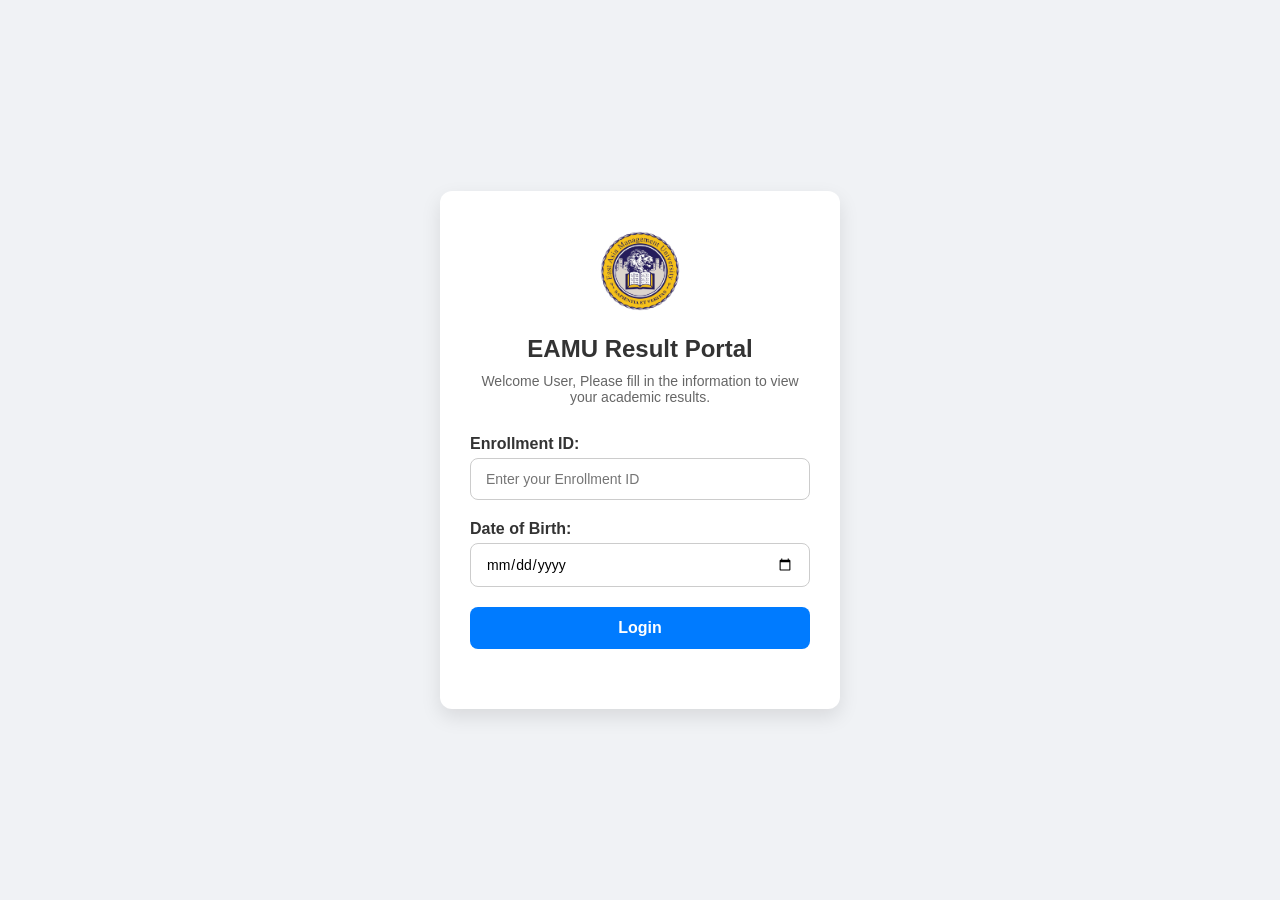
<file: index.html>
<!doctype html>
<html lang="en">
  <head>
    <meta charset="UTF-8" />
    <meta name="viewport" content="width=device-width, initial-scale=1.0" />
    <link rel="stylesheet" href="login.css" />
    <title>Document</title>
  </head>
  <body>

    <main class="Student Login">
      <section class="login-card">
        <!--logo-->
        <img src="../image/eamuLogo.jpg" alt="EAMU Logo" class="logo">

        <!--Heading-->
        <h1>EAMU Result Portal</h1>
        <p>Welcome User, Please fill in the information to view your academic results.</p>

        <!--Login Form-->
        <form method="post" id="login_form">
          <div class="form-group">
            <label for="enrollment_id">Enrollment ID: </label>
            <input
              type="text"
              name="enrollment_id"
              id="enrollment_id"
              maxlength="8"
              pattern="[0-9]{7}[A-Z]"
              placeholder="Enter your Enrollment ID"
              required
            />
          </div>
          <div class="form-group">
            <label for="dob">Date of Birth: </label>
            <input type="date" name="dob" id="dob" required />
          </div>
          <div class="form-group form-btn">
            <button type="submit" id="btnLogin">Login</button>
          </div>
        </form>
      </section>
    </main>
  </body>
</html>
</file>
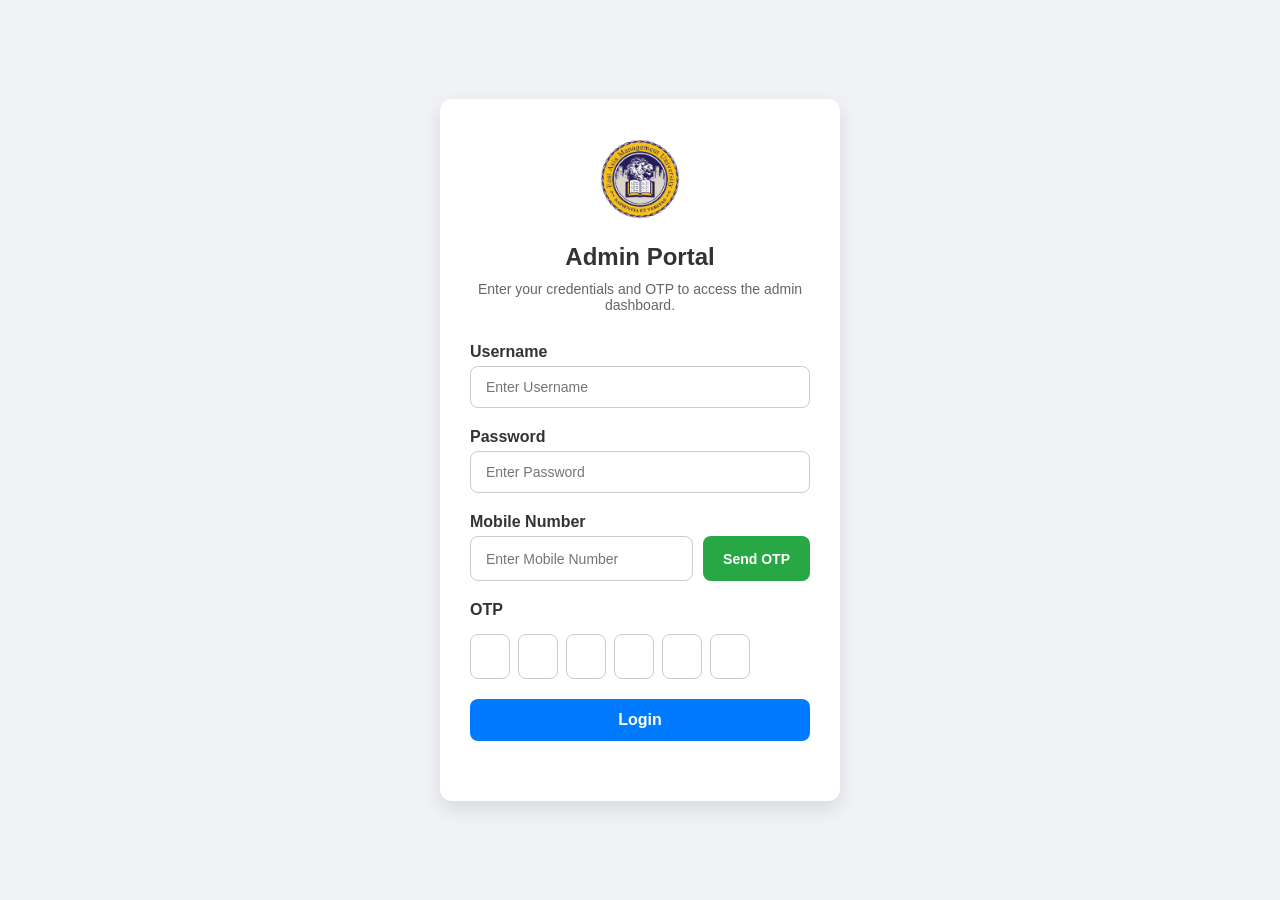
<file: admin.html>
<!doctype html>
<html lang="en">
  <head>
    <meta charset="UTF-8" />
    <meta name="viewport" content="width=device-width, initial-scale=1.0" />
    <link rel="stylesheet" href="login.css" />
    <title>Admin Login</title>
  </head>
  <body>

    <main class="student-login">
      <section class="login-card">
        <!-- Logo -->
        <img src="../image/eamuLogo.jpg" alt="EAMU Logo" class="logo">

        <!-- Heading -->
        <h1>Admin Portal</h1>
        <p>Enter your credentials and OTP to access the admin dashboard.</p>

        <!-- Admin Login Form -->
        <form id="admin_login_form">
          <div class="form-group">
            <label for="username">Username</label>
            <input type="text" id="username" placeholder="Enter Username" required />
          </div>

          <div class="form-group">
            <label for="password">Password</label>
            <input type="password" id="password" placeholder="Enter Password" required />
          </div>

          <div class="form-group">
            <label for="mobile">Mobile Number</label>
            <div class="mobile-group">
              <input type="tel" id="mobile" placeholder="Enter Mobile Number" pattern="[0-9]{10}" required />
              <button type="button" id="sendOTP">Send OTP</button>
            </div>
          </div>

          <div class="form-group otp-section">
            <label>OTP</label>
            <div class="otp-boxes">
              <input type="text" maxlength="1" class="otp-input" />
              <input type="text" maxlength="1" class="otp-input" />
              <input type="text" maxlength="1" class="otp-input" />
              <input type="text" maxlength="1" class="otp-input" />
              <input type="text" maxlength="1" class="otp-input" />
              <input type="text" maxlength="1" class="otp-input" />
            </div>
          </div>

          <div class="form-group form-btn">
            <button type="submit" id="adminLogin">Login</button>
          </div>
        </form>
      </section>
    </main>

    <script>
      const sendOTPBtn = document.getElementById('sendOTP');
      const otpInputs = document.querySelectorAll('.otp-input');

      // Send OTP demo
      sendOTPBtn.addEventListener('click', () => {
        const mobile = document.getElementById('mobile').value;
        if (!mobile.match(/^[0-9]{10}$/)) {
          alert('Enter a valid 10-digit mobile number');
          return;
        }
        const otp = Math.floor(100000 + Math.random() * 900000);
        alert('OTP sent: ' + otp);

        // Auto-fill OTP for demo
        const otpStr = otp.toString().split('');
        otpInputs.forEach((input, index) => input.value = otpStr[index]);
      });

      // Auto-focus OTP boxes
      otpInputs.forEach((input, idx) => {
        input.addEventListener('input', () => {
          if (input.value.length === 1 && idx < otpInputs.length - 1) otpInputs[idx + 1].focus();
        });
        input.addEventListener('keydown', (e) => {
          if (e.key === 'Backspace' && input.value === '' && idx > 0) {
            otpInputs[idx - 1].focus();
          }
        });
      });
    </script>

  </body>
</html>
</file>
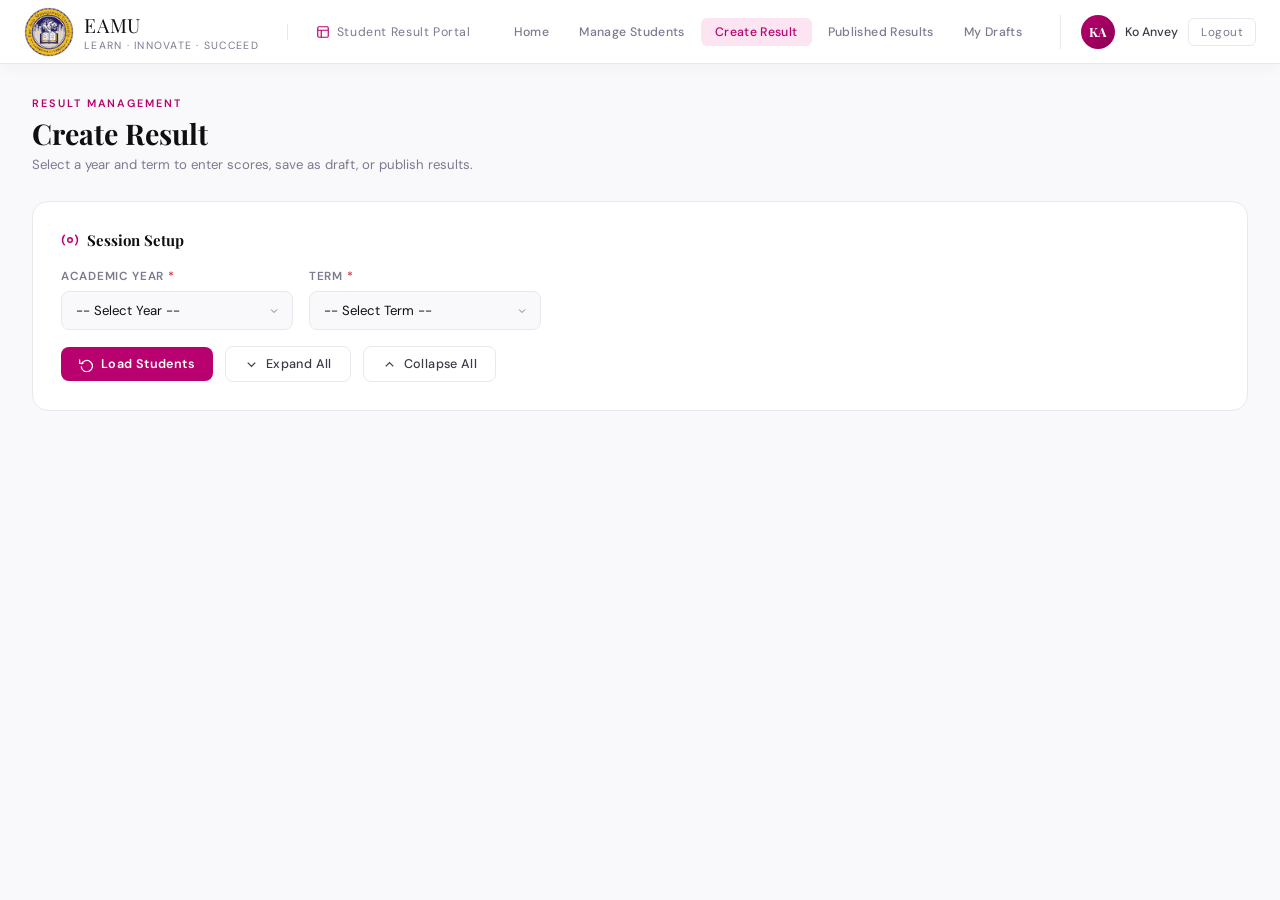
<file: dashboard/admin/a_createResult.html>
<!DOCTYPE html>
<html lang="en">
<head>
  <meta charset="UTF-8">
  <meta name="viewport" content="width=device-width, initial-scale=1.0">
  <title>Create Result · EAMU</title>
  <link rel="stylesheet" href="a_dashboard.css">
  <style>
    .publish-setup {
      background: var(--wh);
      border: 1px solid var(--s2);
      border-radius: var(--radius-lg);
      padding: 28px;
      margin-bottom: 24px;
    }
    .publish-setup h2 {
      font-family: var(--font-display);
      font-size: 1rem; color: var(--ink);
      margin-bottom: 18px;
      display: flex; align-items: center; gap: 8px;
    }
    .result-table-wrap { overflow-x: auto; }
    .score-input-cell { display: flex; align-items: center; gap: 6px; }
    .grade-display {
      display: inline-flex; align-items: center;
      font-size: 0.8rem; font-weight: 700;
      padding: 3px 10px; border-radius: 20px;
      min-width: 44px; justify-content: center;
    }
    .section-divider {
      display: flex; align-items: center; gap: 12px;
      margin: 10px 0 6px;
    }
    .section-divider span {
      font-size: 0.7rem; letter-spacing: 0.12em;
      text-transform: uppercase; color: var(--m);
      font-weight: 600; white-space: nowrap;
    }
    .section-divider::before, .section-divider::after {
      content: ''; flex: 1; height: 1px;
      background: var(--s2);
    }
    .subject-group-header td {
      background: var(--m3);
      font-size: 0.7rem; letter-spacing: 0.1em;
      text-transform: uppercase; color: var(--m);
      font-weight: 600; padding: 8px 16px;
    }
    .action-bar {
      display: flex; gap: 12px; flex-wrap: wrap;
      align-items: center; margin-top: 20px;
      padding-top: 20px;
      border-top: 1px solid var(--s2);
    }
    .avg-display {
      font-family: var(--font-display);
      font-size: 1.4rem; font-weight: 700;
      color: var(--m);
    }
    .avg-label { font-size: 0.75rem; color: var(--ink3); margin-top: 2px; }
    .mini-stat {
      text-align: center;
      background: var(--s1);
      border: 1px solid var(--s2);
      border-radius: 10px; padding: 12px 18px;
    }
    .student-block {
      background: var(--wh);
      border: 1px solid var(--s2);
      border-radius: var(--radius);
      margin-bottom: 12px;
      overflow: hidden;
      transition: all 0.2s;
    }
    .student-block-header {
      display: flex;
      align-items: center;
      justify-content: space-between;
      padding: 16px 20px;
      background: var(--s1);
      cursor: pointer;
      transition: background 0.2s;
    }
    .student-block-header:hover {
      background: var(--m3);
    }
    .s-left {
      display: flex;
      align-items: center;
      gap: 14px;
    }
    .s-avatar {
      width: 40px;
      height: 40px;
      border-radius: 50%;
      background: linear-gradient(135deg, var(--m), var(--m2));
      display: flex;
      align-items: center;
      justify-content: center;
      font-weight: 700;
      color: var(--wh);
      font-size: 0.9rem;
    }
    .s-name {
      font-weight: 700;
      color: var(--ink);
    }
    .s-id {
      font-size: 0.7rem;
      color: var(--ink3);
    }
    .s-right {
      display: flex;
      align-items: center;
      gap: 20px;
    }
    .s-avg-chip {
      font-size: 0.75rem;
      background: var(--m3);
      padding: 4px 10px;
      border-radius: 20px;
      color: var(--m);
      font-weight: 600;
    }
    .s-progress {
      display: flex;
      align-items: center;
      gap: 8px;
    }
    .s-pbar-wrap {
      width: 80px;
      height: 4px;
      background: var(--s2);
      border-radius: 2px;
      overflow: hidden;
    }
    .s-pbar-fill {
      height: 100%;
      background: var(--m);
      border-radius: 2px;
      transition: width 0.3s;
    }
    .collapse-chevron {
      transition: transform 0.2s;
    }
    .student-block.collapsed .collapse-chevron {
      transform: rotate(-90deg);
    }
    .subject-rows {
      padding: 0;
      transition: all 0.2s;
    }
    .student-block.collapsed .subject-rows {
      display: none;
    }
    .subject-row {
      display: flex;
      align-items: center;
      gap: 16px;
      padding: 12px 20px;
      border-top: 1px solid var(--s2);
    }
    .subject-row:hover {
      background: var(--s1);
    }
    .subj-label {
      flex: 1;
      font-weight: 500;
      color: var(--ink2);
    }
    .subj-num {
      display: inline-flex;
      align-items: center;
      justify-content: center;
      width: 22px;
      height: 22px;
      background: var(--m3);
      color: var(--m);
      border-radius: 6px;
      font-size: 0.7rem;
      font-weight: 700;
      margin-right: 10px;
    }
    .score-wrap input {
      width: 100px;
      text-align: center;
      font-weight: 600;
    }
    .grade-pill {
      display: inline-block;
      padding: 4px 12px;
      border-radius: 20px;
      font-weight: 700;
      font-size: 0.75rem;
      min-width: 48px;
      text-align: center;
    }
    .gp-Ap { background: var(--ok2); color: #166b3e; }
    .gp-A { background: var(--ok2); color: var(--ok); }
    .gp-B { background: #e6f1fb; color: var(--info); }
    .gp-C { background: var(--m3); color: var(--m); }
    .gp-D { background: var(--warn2); color: var(--warning); }
    .gp-F { background: rgba(220,53,69,0.1); color: var(--danger); }
    .gp-empty { background: var(--s1); color: var(--ink3); }
    .score-error {
      border-color: var(--danger) !important;
      box-shadow: 0 0 0 2px rgba(220,53,69,0.2) !important;
    }
    .overall-progress {
      background: var(--s1);
      border-radius: var(--radius);
      padding: 16px 20px;
      margin-bottom: 20px;
    }
    .progress-header {
      display: flex;
      justify-content: space-between;
      margin-bottom: 8px;
      font-size: 0.8rem;
    }
    .progress-bar-wrap {
      height: 6px;
      background: var(--s2);
      border-radius: 3px;
      overflow: hidden;
    }
    .progress-bar-fill {
      height: 100%;
      background: var(--m);
      border-radius: 3px;
      transition: width 0.3s;
    }
    .warning-banner {
      background: var(--warn2);
      border-left: 3px solid var(--warning);
      padding: 12px 16px;
      border-radius: 8px;
      margin-bottom: 20px;
      font-size: 0.85rem;
      color: var(--warning);
    }
  </style>
</head>
<body>

<header class="topbar">
  <a href="a_dashboard.html" class="topbar-brand">
    <div class="topbar-logo">
      <img src="../../image/Logo.png">
    </div>
    <div>
      <div class="topbar-name">EAMU</div>
      <div class="topbar-tagline">Learn · Innovate · Succeed</div>
    </div>
  </a>
  <div class="topbar-portal">
    <svg viewBox="0 0 24 24" fill="none" stroke="currentColor" stroke-width="2"><rect x="3" y="3" width="18" height="18" rx="2"/><path d="M3 9h18M9 21V9"/></svg>
    Student Result Portal
  </div>
  <nav class="topbar-nav" id="topbar-nav">
    <a href="a_dashboard.html">Home</a>
    <a href="a_manageStudent.html">Manage Students</a>
    <a href="a_createResult.html" class="active">Create Result</a>
    <a href="a_resultPublish.html">Published Results</a>
    <a href="a_myDraft.html">My Drafts</a>
  </nav>
  <div class="topbar-user">
    <div class="topbar-avatar">KA</div>
    <span class="topbar-username">Ko Anvey</span>
    <button class="btn-logout" onclick="showToast('Logged out','success')">Logout</button>
  </div>
  <button class="hamburger" id="hamburger"><span></span><span></span><span></span></button>
</header>

<div class="page-wrapper">
  <main class="main-content">

    <div class="page-header">
      <div class="page-header-label">Result Management</div>
      <h1>Create Result</h1>
      <p>Select a year and term to enter scores, save as draft, or publish results.</p>
    </div>

    <!-- Setup panel -->
    <div class="publish-setup">
      <h2>
        <svg width="18" height="18" viewBox="0 0 24 24" fill="none" stroke="var(--m)" stroke-width="2"><circle cx="12" cy="12" r="3"/><path d="M19.07 4.93a10 10 0 0 1 0 14.14M4.93 4.93a10 10 0 0 0 0 14.14"/></svg>
        Session Setup
      </h2>
      <div class="form-row" style="max-width:480px;">
        <div class="form-group">
          <label>Academic Year <span style="color:var(--danger);">*</span></label>
          <select id="sel-year">
            <option value="">-- Select Year --</option>
            <option>Year 1</option><option>Year 2</option><option>Year 3</option><option>Year 4</option>
          </select>
        </div>
        <div class="form-group">
          <label>Term <span style="color:var(--danger);">*</span></label>
          <select id="sel-term">
            <option value="">-- Select Term --</option>
            <option>Term 1</option><option>Term 2</option><option>Term 3</option>
          </select>
        </div>
      </div>
      <div style="display: flex; gap: 12px; align-items: center; flex-wrap: wrap;">
        <button class="btn btn-primary" id="btn-load">
          <svg viewBox="0 0 24 24" fill="none" stroke="currentColor" stroke-width="2"><polyline points="1 4 1 10 7 10"/><path d="M3.51 15a9 9 0 1 0 .49-3.39"/></svg>
          Load Students
        </button>
        <button class="btn btn-outline" id="btn-expand-all" type="button">
          <svg viewBox="0 0 24 24" fill="none" stroke="currentColor" stroke-width="2"><polyline points="6 9 12 15 18 9"/></svg>
          Expand All
        </button>
        <button class="btn btn-outline" id="btn-collapse-all" type="button">
          <svg viewBox="0 0 24 24" fill="none" stroke="currentColor" stroke-width="2"><polyline points="18 15 12 9 6 15"/></svg>
          Collapse All
        </button>
      </div>
    </div>

    <!-- Result entry area -->
    <div id="result-area" style="display:none;">
      <div class="card">
        <div class="card-header">
          <div class="card-title">
            <div class="card-title-icon">
              <svg viewBox="0 0 24 24" fill="none" stroke="currentColor" stroke-width="2"><path d="M14 2H6a2 2 0 0 0-2 2v16a2 2 0 0 0 2 2h12a2 2 0 0 0 2-2V8z"/><polyline points="14 2 14 8 20 8"/></svg>
            </div>
            <span id="result-title">Score Entry</span>
          </div>
          <div style="display:flex;gap:8px;align-items:center;">
            <span class="badge badge-gold" id="student-count-badge">0 students</span>
          </div>
        </div>

        <div id="already-published-warning" class="warning-banner" style="display:none;">
          ⚠️ Results for this session have already been published. You cannot modify published results.
        </div>

        <!-- Overall Progress -->
        <div class="overall-progress" id="overall-progress">
          <div class="progress-header">
            <span>Overall Completion</span>
            <span><span id="progress-text">0 / 0</span> · <span id="progress-pct">0%</span></span>
          </div>
          <div class="progress-bar-wrap">
            <div class="progress-bar-fill" id="overall-bar" style="width:0%"></div>
          </div>
        </div>

        <!-- Student blocks container -->
        <div id="student-blocks"></div>

        <div class="action-bar">
          <button class="btn btn-outline" id="btn-save-draft">
            <svg viewBox="0 0 24 24" fill="none" stroke="currentColor" stroke-width="2"><path d="M11 4H4a2 2 0 0 0-2 2v14a2 2 0 0 0 2 2h14a2 2 0 0 0 2-2v-7"/><path d="M18.5 2.5a2.121 2.121 0 0 1 3 3L12 15l-4 1 1-4 9.5-9.5z"/></svg>
            Save as Draft
          </button>
          <button class="btn btn-success" id="btn-publish">
            <svg viewBox="0 0 24 24" fill="none" stroke="currentColor" stroke-width="2"><path d="M4 12v8a2 2 0 0 0 2 2h12a2 2 0 0 0 2-2v-8"/><polyline points="16 6 12 2 8 6"/><line x1="12" y1="2" x2="12" y2="15"/></svg>
            Publish Results
          </button>
        </div>
      </div>
    </div>

    <div class="empty-state" id="no-students-msg" style="display:none;">
      <svg viewBox="0 0 24 24" fill="none" stroke="currentColor" stroke-width="1.5"><path d="M17 21v-2a4 4 0 0 0-4-4H5a4 4 0 0 0-4 4v2"/><circle cx="9" cy="7" r="4"/></svg>
      <p>No students found for the selected year and term. Please check Manage Students.</p>
      <button class="btn btn-primary" onclick="window.location.href='a_manageStudent.html'" style="margin-top:16px;">Add Students</button>
    </div>

  </main>
</div>

<!-- Publish Confirm -->
<div class="modal-overlay" id="modal-publish-confirm">
  <div class="modal confirm-modal">
    <div class="confirm-icon" style="background:rgba(30,123,72,0.12);">
      <svg viewBox="0 0 24 24" fill="none" stroke="var(--ok)" stroke-width="2"><path d="M4 12v8a2 2 0 0 0 2 2h12a2 2 0 0 0 2-2v-8"/><polyline points="16 6 12 2 8 6"/><line x1="12" y1="2" x2="12" y2="15"/></svg>
    </div>
    <div class="modal-title">Publish Results?</div>
    <p id="publish-confirm-text">This will finalize and publish the results for all listed students.</p>
    <div class="modal-footer">
      <button class="btn btn-outline" onclick="closeModal('modal-publish-confirm')">Cancel</button>
      <button class="btn btn-success" id="btn-yes-publish">Yes, Publish</button>
    </div>
  </div>
</div>

<div id="toast-container" class="toast-container"></div>
<script src="a_shared.js"></script>
<script src="a_createResult.js"></script>
</body>
</html>
</file>
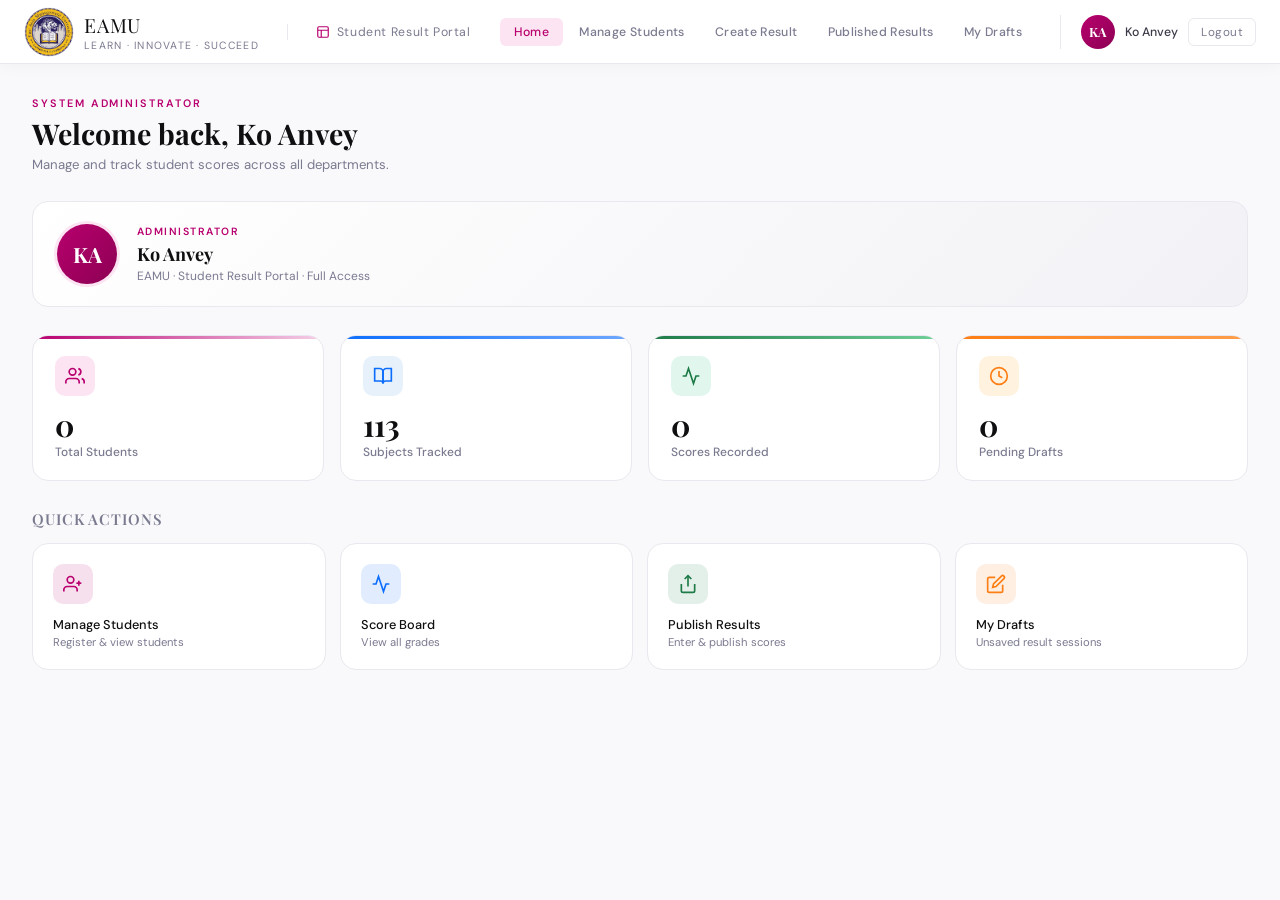
<file: dashboard/admin/a_dashboard.html>
<!doctype html>
<html lang="en">
  <head>
    <meta charset="UTF-8" />
    <meta name="viewport" content="width=device-width, initial-scale=1.0" />
    <title>Dashboard · EAMU Student Result Portal</title>
    <link rel="stylesheet" href="a_dashboard.css" />
  </head>
  <body>
    <!-- ══ TOP BAR ══════════════════════════════════════════════ -->
    <header class="topbar">
      <a href="a_dashboard.html" class="topbar-brand">
        <div class="topbar-logo">
          <img src="../../image/Logo.png" />
        </div>
        <div>
          <div class="topbar-name">EAMU</div>
          <div class="topbar-tagline">Learn · Innovate · Succeed</div>
        </div>
      </a>
      <div class="topbar-portal">
        <svg
          viewBox="0 0 24 24"
          fill="none"
          stroke="currentColor"
          stroke-width="2"
        >
          <rect x="3" y="3" width="18" height="18" rx="2" />
          <path d="M3 9h18M9 21V9" />
        </svg>
        Student Result Portal
      </div>
      <nav class="topbar-nav" id="topbar-nav">
        <a href="a_dashboard.html">Home</a>
        <a href="a_manageStudent.html">Manage Students</a>
        <a href="a_createResult.html">Create Result</a>
        <a href="a_resultPublish.html">Published Results</a>
        <a href="a_myDraft.html">My Drafts</a>
      </nav>
      <div class="topbar-user">
        <div class="topbar-avatar">KA</div>
        <span class="topbar-username">Ko Anvey</span>
        <button
          class="btn-logout"
          onclick="showToast('Logged out successfully', 'success')"
        >
          Logout
        </button>
      </div>
      <button class="hamburger" id="hamburger" aria-label="Menu">
        <span></span><span></span><span></span>
      </button>
    </header>

    <!-- ══ PAGE CONTENT ══════════════════════════════════════════ -->
    <div class="page-wrapper">
      <main class="main-content">
        <!-- Hero greeting -->
        <div class="page-header">
          <div class="page-header-label">System Administrator</div>
          <h1>Welcome back, Ko Anvey</h1>
          <p>Manage and track student scores across all departments.</p>
        </div>

        <!-- Admin Profile -->
        <div class="profile-section">
          <div class="profile-avatar-lg">KA</div>
          <div class="profile-info">
            <div class="role-badge">Administrator</div>
            <div class="admin-name">Ko Anvey</div>
            <div class="admin-sub">
              EAMU · Student Result Portal · Full Access
            </div>
          </div>
        </div>

        <!-- Stats -->
        <div class="stats-grid" id="stats-grid">
          <div class="stat-card gold">
            <div class="stat-icon">
              <svg
                viewBox="0 0 24 24"
                fill="none"
                stroke="currentColor"
                stroke-width="2"
              >
                <path d="M17 21v-2a4 4 0 0 0-4-4H5a4 4 0 0 0-4 4v2" />
                <circle cx="9" cy="7" r="4" />
                <path d="M23 21v-2a4 4 0 0 0-3-3.87" />
                <path d="M16 3.13a4 4 0 0 1 0 7.75" />
              </svg>
            </div>
            <div class="stat-value" id="stat-students">0</div>
            <div class="stat-label">Total Students</div>
          </div>
          <div class="stat-card blue">
            <div class="stat-icon">
              <svg
                viewBox="0 0 24 24"
                fill="none"
                stroke="currentColor"
                stroke-width="2"
              >
                <path d="M2 3h6a4 4 0 0 1 4 4v14a3 3 0 0 0-3-3H2z" />
                <path d="M22 3h-6a4 4 0 0 0-4 4v14a3 3 0 0 1 3-3h7z" />
              </svg>
            </div>
            <div class="stat-value" id="stat-subjects">0</div>
            <div class="stat-label">Subjects Tracked</div>
          </div>
          <div class="stat-card green">
            <div class="stat-icon">
              <svg
                viewBox="0 0 24 24"
                fill="none"
                stroke="currentColor"
                stroke-width="2"
              >
                <polyline points="22 12 18 12 15 21 9 3 6 12 2 12" />
              </svg>
            </div>
            <div class="stat-value" id="stat-scores">0</div>
            <div class="stat-label">Scores Recorded</div>
          </div>
          <div class="stat-card orange">
            <div class="stat-icon">
              <svg
                viewBox="0 0 24 24"
                fill="none"
                stroke="currentColor"
                stroke-width="2"
              >
                <circle cx="12" cy="12" r="10" />
                <polyline points="12 6 12 12 16 14" />
              </svg>
            </div>
            <div class="stat-value" id="stat-drafts">0</div>
            <div class="stat-label">Pending Drafts</div>
          </div>
        </div>

        <!-- Quick Actions -->
        <h2
          style="
            font-family: var(--font-display);
            font-size: 1rem;
            color: var(--ink3);
            margin-bottom: 14px;
            letter-spacing: 0.06em;
            text-transform: uppercase;
            font-weight: 600;
          "
        >
          Quick Actions
        </h2>
        <div class="quick-links">
          <a href="a_manageStudent.html" class="quick-link">
            <div
              class="ql-icon"
              style="background: rgba(184, 0, 110, 0.12); color: var(--m)"
            >
              <svg
                viewBox="0 0 24 24"
                fill="none"
                stroke="currentColor"
                stroke-width="2"
              >
                <path d="M17 21v-2a4 4 0 0 0-4-4H5a4 4 0 0 0-4 4v2" />
                <circle cx="9" cy="7" r="4" />
                <line x1="19" y1="8" x2="19" y2="14" />
                <line x1="22" y1="11" x2="16" y2="11" />
              </svg>
            </div>
            <div>
              <div class="ql-label">Manage Students</div>
              <div class="ql-sub">Register & view students</div>
            </div>
          </a>
          <a href="a_scoreBoard.html" class="quick-link">
            <div
              class="ql-icon"
              style="background: rgba(13, 110, 253, 0.12); color: var(--info)"
            >
              <svg
                viewBox="0 0 24 24"
                fill="none"
                stroke="currentColor"
                stroke-width="2"
              >
                <polyline points="22 12 18 12 15 21 9 3 6 12 2 12" />
              </svg>
            </div>
            <div>
              <div class="ql-label">Score Board</div>
              <div class="ql-sub">View all grades</div>
            </div>
          </a>
          <a href="a_resultPublish.html" class="quick-link">
            <div
              class="ql-icon"
              style="background: rgba(30, 123, 72, 0.12); color: var(--ok)"
            >
              <svg
                viewBox="0 0 24 24"
                fill="none"
                stroke="currentColor"
                stroke-width="2"
              >
                <path d="M4 12v8a2 2 0 0 0 2 2h12a2 2 0 0 0 2-2v-8" />
                <polyline points="16 6 12 2 8 6" />
                <line x1="12" y1="2" x2="12" y2="15" />
              </svg>
            </div>
            <div>
              <div class="ql-label">Publish Results</div>
              <div class="ql-sub">Enter & publish scores</div>
            </div>
          </a>
          <a href="a_myDraft.html" class="quick-link">
            <div
              class="ql-icon"
              style="
                background: rgba(253, 126, 20, 0.12);
                color: var(--warning);
              "
            >
              <svg
                viewBox="0 0 24 24"
                fill="none"
                stroke="currentColor"
                stroke-width="2"
              >
                <path
                  d="M11 4H4a2 2 0 0 0-2 2v14a2 2 0 0 0 2 2h14a2 2 0 0 0 2-2v-7"
                />
                <path
                  d="M18.5 2.5a2.121 2.121 0 0 1 3 3L12 15l-4 1 1-4 9.5-9.5z"
                />
              </svg>
            </div>
            <div>
              <div class="ql-label">My Drafts</div>
              <div class="ql-sub">Unsaved result sessions</div>
            </div>
          </a>
        </div>
      </main>
    </div>

    <div id="toast-container" class="toast-container"></div>

    <script src="a_shared.js"></script>
    <script src="a_dashboard.js"></script>
  </body>
</html>
</file>
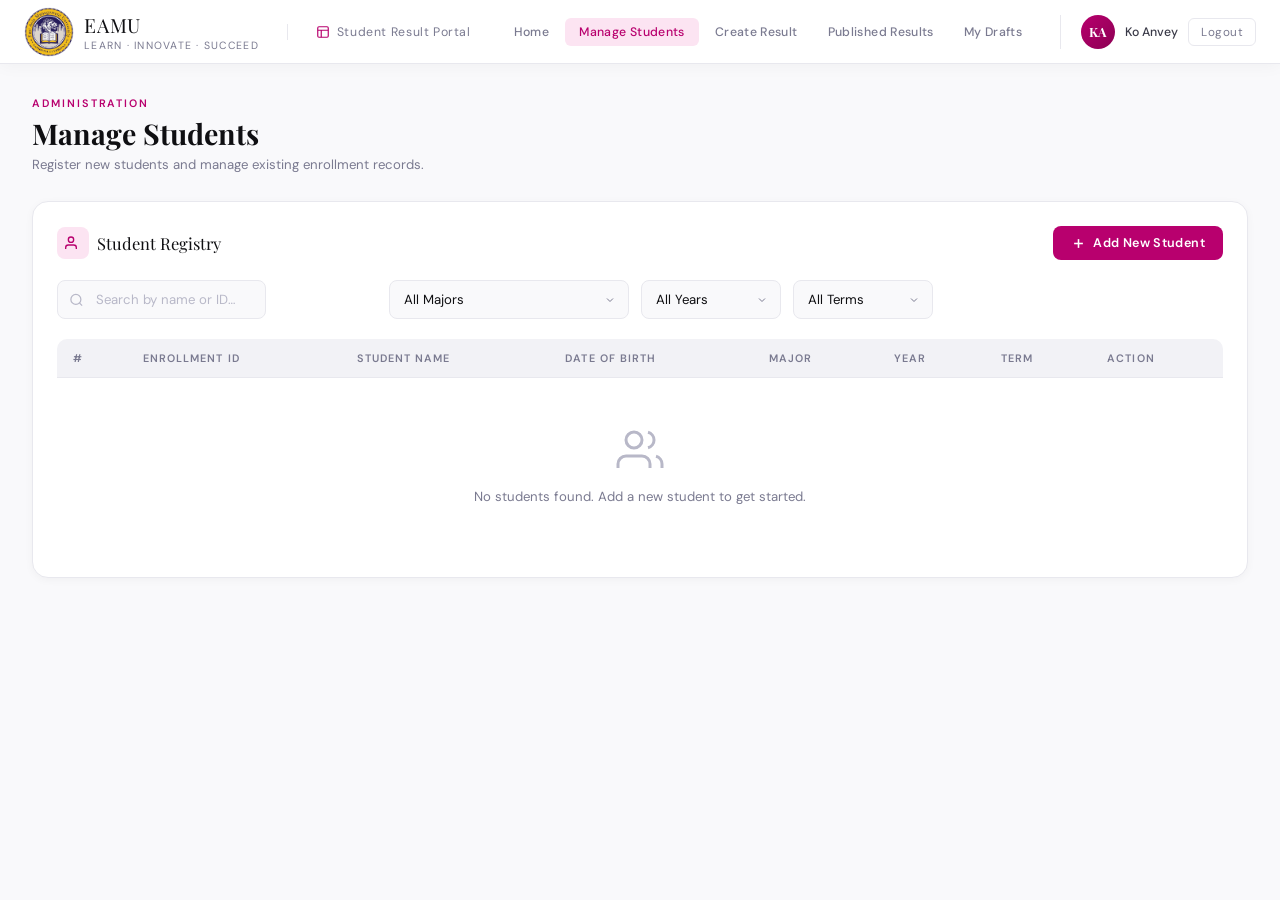
<file: dashboard/admin/a_manageStudent.html>
<!DOCTYPE html>
<html lang="en">
<head>
  <meta charset="UTF-8">
  <meta name="viewport" content="width=device-width, initial-scale=1.0">
  <title>Manage Students · EAMU</title>
  <link rel="stylesheet" href="a_dashboard.css">
</head>
<body>
 
<header class="topbar">
  <a href="a_dashboard.html" class="topbar-brand">
    <div class="topbar-logo">
     <img src="../../image/Logo.png">
    </div>
        <div>
      <div class="topbar-name">EAMU</div>
      <div class="topbar-tagline">Learn · Innovate · Succeed</div>
    </div>
  </a>
  <div class="topbar-portal">
    <svg viewBox="0 0 24 24" fill="none" stroke="currentColor" stroke-width="2"><rect x="3" y="3" width="18" height="18" rx="2"/><path d="M3 9h18M9 21V9"/></svg>
    Student Result Portal
  </div>
  <nav class="topbar-nav" id="topbar-nav">
    <a href="a_dashboard.html">Home</a>
    <a href="a_manageStudent.html">Manage Students</a>
    <a href="a_createResult.html" class="active">Create Result</a>
    <a href="a_resultPublish.html">Published Results</a>
    <a href="a_myDraft.html">My Drafts</a>
  </nav>
  <div class="topbar-user">
    <div class="topbar-avatar">KA</div>
    <span class="topbar-username">Ko Anvey</span>
    <button class="btn-logout" onclick="showToast('Logged out','success')">Logout</button>
  </div>
  <button class="hamburger" id="hamburger"><span></span><span></span><span></span></button>
</header>
 
<div class="page-wrapper">
  <main class="main-content">
 
    <div class="page-header">
      <div class="page-header-label">Administration</div>
      <h1>Manage Students</h1>
      <p>Register new students and manage existing enrollment records.</p>
    </div>
 
    <div class="card">
      <div class="card-header">
        <div class="card-title">
          <div class="card-title-icon">
            <svg viewBox="0 0 24 24" fill="none" stroke="currentColor" stroke-width="2"><path d="M17 21v-2a4 4 0 0 0-4-4H5a4 4 0 0 0-4 4v2"/><circle cx="9" cy="7" r="4"/></svg>
          </div>
          Student Registry
        </div>
        <button class="btn btn-primary" id="btn-add-student">
          <svg viewBox="0 0 24 24" fill="none" stroke="currentColor" stroke-width="2.5"><line x1="12" y1="5" x2="12" y2="19"/><line x1="5" y1="12" x2="19" y2="12"/></svg>
          Add New Student
        </button>
      </div>
 
      <!-- Filter bar -->
      <div class="filter-bar">
        <div class="search-box">
          <svg viewBox="0 0 24 24" fill="none" stroke="currentColor" stroke-width="2"><circle cx="11" cy="11" r="8"/><line x1="21" y1="21" x2="16.65" y2="16.65"/></svg>
          <input type="search" id="search-input" placeholder="Search by name or ID…">
        </div>
        <select id="filter-major">
          <option value="">All Majors</option>
        </select>
        <select id="filter-year">
          <option value="">All Years</option>
          <option>Year 1</option><option>Year 2</option><option>Year 3</option><option>Year 4</option>
        </select>
        <select id="filter-term">
          <option value="">All Terms</option>
          <option>Term 1</option><option>Term 2</option><option>Term 3</option>
        </select>
      </div>
 
      <!-- Table -->
      <div class="table-wrap">
        <table id="student-table">
          <thead>
            <tr>
              <th>#</th>
              <th>Enrollment ID</th>
              <th>Student Name</th>
              <th>Date of Birth</th>
              <th>Major</th>
              <th>Year</th>
              <th>Term</th>
              <th>Action</th>
            </tr>
          </thead>
          <tbody id="student-tbody">
          </tbody>
        </table>
        <div class="empty-state" id="empty-state" style="display:none;">
          <svg viewBox="0 0 24 24" fill="none" stroke="currentColor" stroke-width="1.5"><path d="M17 21v-2a4 4 0 0 0-4-4H5a4 4 0 0 0-4 4v2"/><circle cx="9" cy="7" r="4"/><path d="M23 21v-2a4 4 0 0 0-3-3.87"/><path d="M16 3.13a4 4 0 0 1 0 7.75"/></svg>
          <p>No students found. Add a new student to get started.</p>
        </div>
      </div>
    </div>
 
  </main>
</div>
 
<!-- ══ ADD STUDENT MODAL ══ -->
<div class="modal-overlay" id="modal-add">
  <div class="modal" style="max-width:560px;">
    <div class="modal-header">
      <div class="modal-title">Register New Student</div>
      <button class="modal-close" onclick="closeModal('modal-add')">
        <svg viewBox="0 0 24 24" fill="none" stroke="currentColor" stroke-width="2"><line x1="18" y1="6" x2="6" y2="18"/><line x1="6" y1="6" x2="18" y2="18"/></svg>
      </button>
    </div>
    <form id="add-student-form" onsubmit="return false;">
      <div class="form-row">
        <div class="form-group">
          <label>Enrollment ID</label>
          <input type="text" id="f-id" placeholder="e.g. EAMU-2024-001" required>
        </div>
        <div class="form-group">
          <label>Student Name</label>
          <input type="text" id="f-name" placeholder="Full name" required>
        </div>
      </div>
      <div class="form-row">
        <div class="form-group">
          <label>Date of Birth</label>
          <input type="date" id="f-dob" required>
        </div>
        <div class="form-group">
          <label>Gender</label>
          <select id="f-gender">
            <option value="">-- Select --</option>
            <option>Male</option><option>Female</option><option>Other</option>
          </select>
        </div>
      </div>
      <div class="form-group">
        <label>Major</label>
        <select id="f-major" required>
          <option value="">-- Select Major --</option>
        </select>
      </div>
      <div class="form-row">
        <div class="form-group">
          <label>Year</label>
          <select id="f-year" required>
            <option value="">-- Select Year --</option>
            <option>Year 1</option><option>Year 2</option><option>Year 3</option><option>Year 4</option>
          </select>
        </div>
        <div class="form-group">
          <label>Term</label>
          <select id="f-term" required>
            <option value="">-- Select Term --</option>
            <option>Term 1</option><option>Term 2</option><option>Term 3</option>
          </select>
        </div>
      </div>
      <div class="modal-footer">
        <button class="btn btn-outline" type="button" onclick="closeModal('modal-add')">Cancel</button>
        <button class="btn btn-primary" type="button" id="btn-confirm-add">
          <svg viewBox="0 0 24 24" fill="none" stroke="currentColor" stroke-width="2.5"><polyline points="20 6 9 17 4 12"/></svg>
          Confirm
        </button>
      </div>
    </form>
  </div>
</div>
 
<!-- ══ CONFIRM ADD MODAL ══ -->
<div class="modal-overlay" id="modal-confirm-add">
  <div class="modal confirm-modal">
    <div class="confirm-icon">
      <svg viewBox="0 0 24 24" fill="none" stroke="currentColor" stroke-width="2"><path d="M12 22s8-4 8-10V5l-8-3-8 3v7c0 6 8 10 8 10z"/></svg>
    </div>
    <div class="modal-title">Confirm Registration</div>
    <p id="confirm-add-text">Are you sure you want to register this student?</p>
    <div class="modal-footer">
      <button class="btn btn-outline" onclick="closeModal('modal-confirm-add')">No, Go Back</button>
      <button class="btn btn-primary" id="btn-yes-add">Yes, Register</button>
    </div>
  </div>
</div>
 
<!-- ══ EDIT STUDENT MODAL ══ -->
<div class="modal-overlay" id="modal-edit">
  <div class="modal" style="max-width:560px;">
    <div class="modal-header">
      <div class="modal-title">Edit Student</div>
      <button class="modal-close" onclick="closeModal('modal-edit')">
        <svg viewBox="0 0 24 24" fill="none" stroke="currentColor" stroke-width="2"><line x1="18" y1="6" x2="6" y2="18"/><line x1="6" y1="6" x2="18" y2="18"/></svg>
      </button>
    </div>
    <div class="form-row">
      <div class="form-group">
        <label>Enrollment ID</label>
        <input type="text" id="e-id" readonly style="opacity:0.6;cursor:not-allowed;">
      </div>
      <div class="form-group">
        <label>Student Name</label>
        <input type="text" id="e-name">
      </div>
    </div>
    <div class="form-row">
      <div class="form-group">
        <label>Date of Birth</label>
        <input type="date" id="e-dob">
      </div>
      <div class="form-group">
        <label>Gender</label>
        <select id="e-gender"><option>Male</option><option>Female</option><option>Other</option></select>
      </div>
    </div>
    <div class="form-group">
      <label>Major</label>
      <select id="e-major"></select>
    </div>
    <div class="form-row">
      <div class="form-group">
        <label>Year</label>
        <select id="e-year">
          <option>Year 1</option><option>Year 2</option><option>Year 3</option><option>Year 4</option>
        </select>
      </div>
      <div class="form-group">
        <label>Term</label>
        <select id="e-term">
          <option>Term 1</option><option>Term 2</option><option>Term 3</option>
        </select>
      </div>
    </div>
    <div class="modal-footer">
      <button class="btn btn-outline" onclick="closeModal('modal-edit')">Cancel</button>
      <button class="btn btn-primary" id="btn-save-edit">Save Changes</button>
    </div>
  </div>
</div>
 
<!-- ══ DELETE CONFIRM MODAL ══ -->
<div class="modal-overlay" id="modal-delete">
  <div class="modal confirm-modal">
    <div class="confirm-icon" style="background:rgba(224,92,92,0.12);">
      <svg viewBox="0 0 24 24" fill="none" stroke="var(--danger)" stroke-width="2"><polyline points="3 6 5 6 21 6"/><path d="M19 6l-1 14a2 2 0 0 1-2 2H8a2 2 0 0 1-2-2L5 6"/><path d="M10 11v6"/><path d="M14 11v6"/><path d="M9 6V4h6v2"/></svg>
    </div>
    <div class="modal-title">Remove Student</div>
    <p id="delete-text">Are you sure you want to remove this student? This cannot be undone.</p>
    <div class="modal-footer">
      <button class="btn btn-outline" onclick="closeModal('modal-delete')">Cancel</button>
      <button class="btn btn-danger" id="btn-yes-delete">Yes, Remove</button>
    </div>
  </div>
</div>
 
<div id="toast-container" class="toast-container"></div>
 
<script src="a_shared.js"></script>
<script src="a_manageStudent.js"></script>
</body>
</html>
</file>
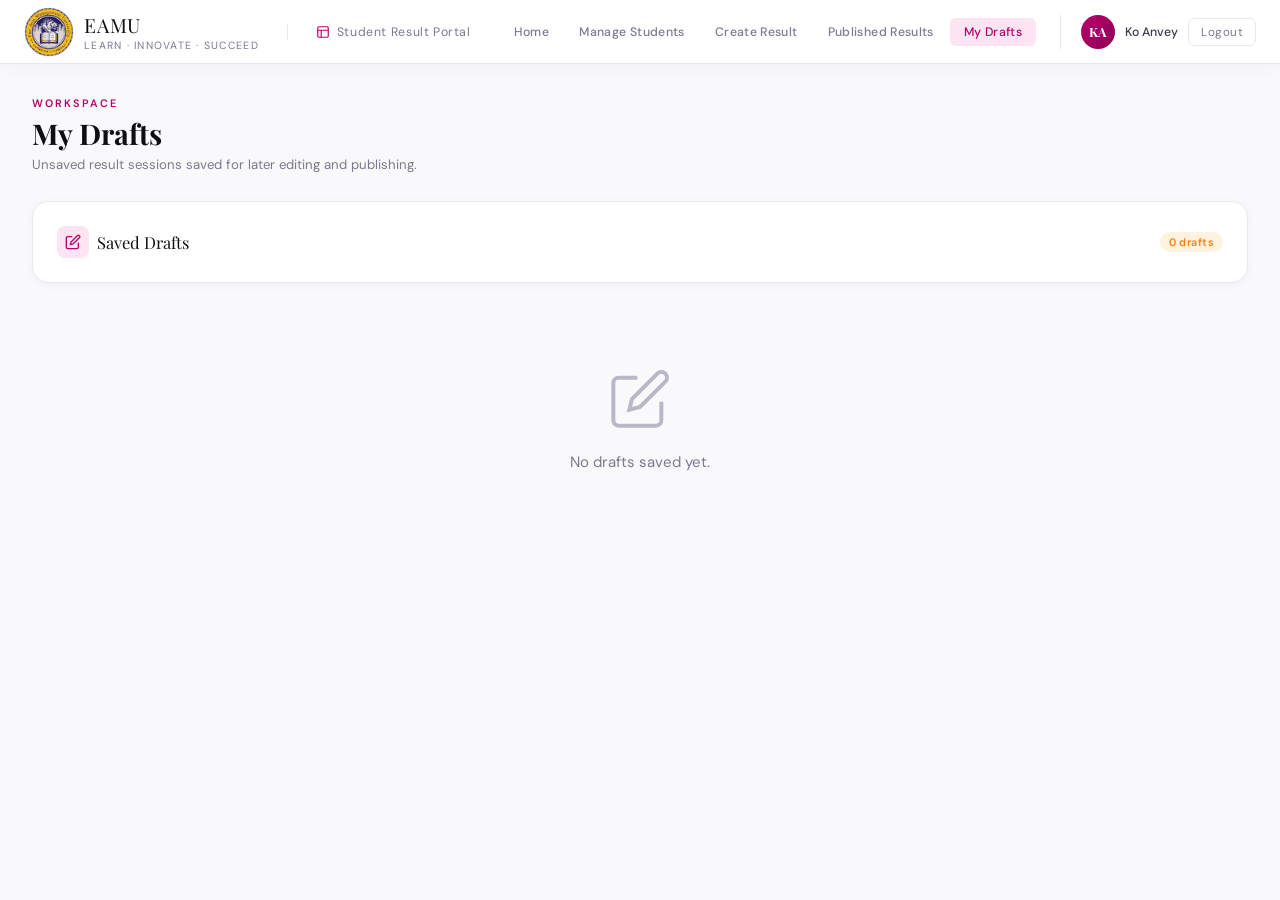
<file: dashboard/admin/a_myDraft.html>
<!DOCTYPE html>
<html lang="en">
<head>
  <meta charset="UTF-8">
  <meta name="viewport" content="width=device-width, initial-scale=1.0">
  <title>My Drafts · EAMU</title>
  <link rel="stylesheet" href="a_dashboard.css">
  <style>
    .draft-grid {
      display: grid;
      grid-template-columns: repeat(auto-fill, minmax(280px, 1fr));
      gap: 16px;
    }
    .draft-card {
      background: var(--wh);
      border: 1px solid var(--s2);
      border-radius: var(--radius-lg);
      padding: 20px 22px;
      position: relative; overflow: hidden;
      transition: border-color 0.2s, transform 0.2s;
    }
    .draft-card:hover { border-color: var(--m4); transform: translateY(-2px); }
    .draft-card::before {
      content: '';
      position: absolute; left: 0; top: 0; bottom: 0; width: 3px;
      background: linear-gradient(to bottom, var(--m2), var(--m));
    }
    .draft-label {
      font-size: 0.7rem; letter-spacing: 0.12em;
      text-transform: uppercase; color: var(--warning);
      font-weight: 600; margin-bottom: 8px;
    }
    .draft-title {
      font-family: var(--font-display);
      font-size: 1.05rem; color: var(--ink);
      font-weight: 700; margin-bottom: 6px;
    }
    .draft-meta {
      font-size: 0.78rem; color: var(--ink3); margin-bottom: 16px;
    }
    .draft-actions { display: flex; gap: 8px; }
    .empty-draft {
      text-align: center;
      padding: 60px 24px;
    }
    .empty-draft svg {
      width: 64px;
      height: 64px;
      margin-bottom: 16px;
      color: var(--ink4);
    }
    .empty-draft p {
      color: var(--ink3);
      margin-bottom: 20px;
    }
  </style>
</head>
<body>
 
<header class="topbar">
  <a href="a_dashboard.html" class="topbar-brand">
    <div class="topbar-logo">
      <img src="../../image/Logo.png">
    </div>
    <div>
      <div class="topbar-name">EAMU</div>
      <div class="topbar-tagline">Learn · Innovate · Succeed</div>
    </div>
  </a>
  <div class="topbar-portal">
    <svg viewBox="0 0 24 24" fill="none" stroke="currentColor" stroke-width="2"><rect x="3" y="3" width="18" height="18" rx="2"/><path d="M3 9h18M9 21V9"/></svg>
    Student Result Portal
  </div>
  <nav class="topbar-nav" id="topbar-nav">
    <a href="a_dashboard.html">Home</a>
    <a href="a_manageStudent.html">Manage Students</a>
    <a href="a_createResult.html">Create Result</a>
    <a href="a_resultPublish.html">Published Results</a>
    <a href="a_myDraft.html">My Drafts</a>
  </nav>
  <div class="topbar-user">
    <div class="topbar-avatar">KA</div>
    <span class="topbar-username">Ko Anvey</span>
    <button class="btn-logout" onclick="showToast('Logged out','success')">Logout</button>
  </div>
  <button class="hamburger" id="hamburger"><span></span><span></span><span></span></button>
</header>
 
<div class="page-wrapper">
  <main class="main-content">
 
    <div class="page-header">
      <div class="page-header-label">Workspace</div>
      <h1>My Drafts</h1>
      <p>Unsaved result sessions saved for later editing and publishing.</p>
    </div>
 
    <div class="card" style="margin-bottom:24px;">
      <div class="card-header" style="margin-bottom:0;">
        <div class="card-title">
          <div class="card-title-icon">
            <svg viewBox="0 0 24 24" fill="none" stroke="currentColor" stroke-width="2"><path d="M11 4H4a2 2 0 0 0-2 2v14a2 2 0 0 0 2 2h14a2 2 0 0 0 2-2v-7"/><path d="M18.5 2.5a2.121 2.121 0 0 1 3 3L12 15l-4 1 1-4 9.5-9.5z"/></svg>
          </div>
          Saved Drafts
        </div>
        <span class="badge badge-orange" id="draft-count">0 drafts</span>
      </div>
    </div>
 
    <div class="draft-grid" id="draft-grid"></div>
 
    <div class="empty-draft" id="draft-empty" style="display:none;">
      <svg viewBox="0 0 24 24" fill="none" stroke="currentColor" stroke-width="1.5">
        <path d="M11 4H4a2 2 0 0 0-2 2v14a2 2 0 0 0 2 2h14a2 2 0 0 0 2-2v-7"/>
        <path d="M18.5 2.5a2.121 2.121 0 0 1 3 3L12 15l-4 1 1-4 9.5-9.5z"/>
      </svg>
      <p>No drafts saved yet.</p>
    </div>
 
  </main>
</div>
 
<!-- Delete Draft Confirm -->
<div class="modal-overlay" id="modal-del-draft">
  <div class="modal confirm-modal">
    <div class="confirm-icon" style="background:rgba(220,53,69,0.12);">
      <svg viewBox="0 0 24 24" fill="none" stroke="var(--danger)" stroke-width="2">
        <polyline points="3 6 5 6 21 6"/>
        <path d="M19 6l-1 14a2 2 0 0 1-2 2H8a2 2 0 0 1-2-2L5 6"/>
      </svg>
    </div>
    <div class="modal-title">Delete Draft?</div>
    <p id="del-draft-text">Are you sure you want to delete this draft?</p>
    <div class="modal-footer">
      <button class="btn btn-outline" onclick="closeModal('modal-del-draft')">Cancel</button>
      <button class="btn btn-danger" id="btn-yes-del-draft">Delete</button>
    </div>
  </div>
</div>
 
<div id="toast-container" class="toast-container"></div>
<script src="a_shared.js"></script>
<script src="a_myDraft.js"></script>
</body>
</html>
</file>
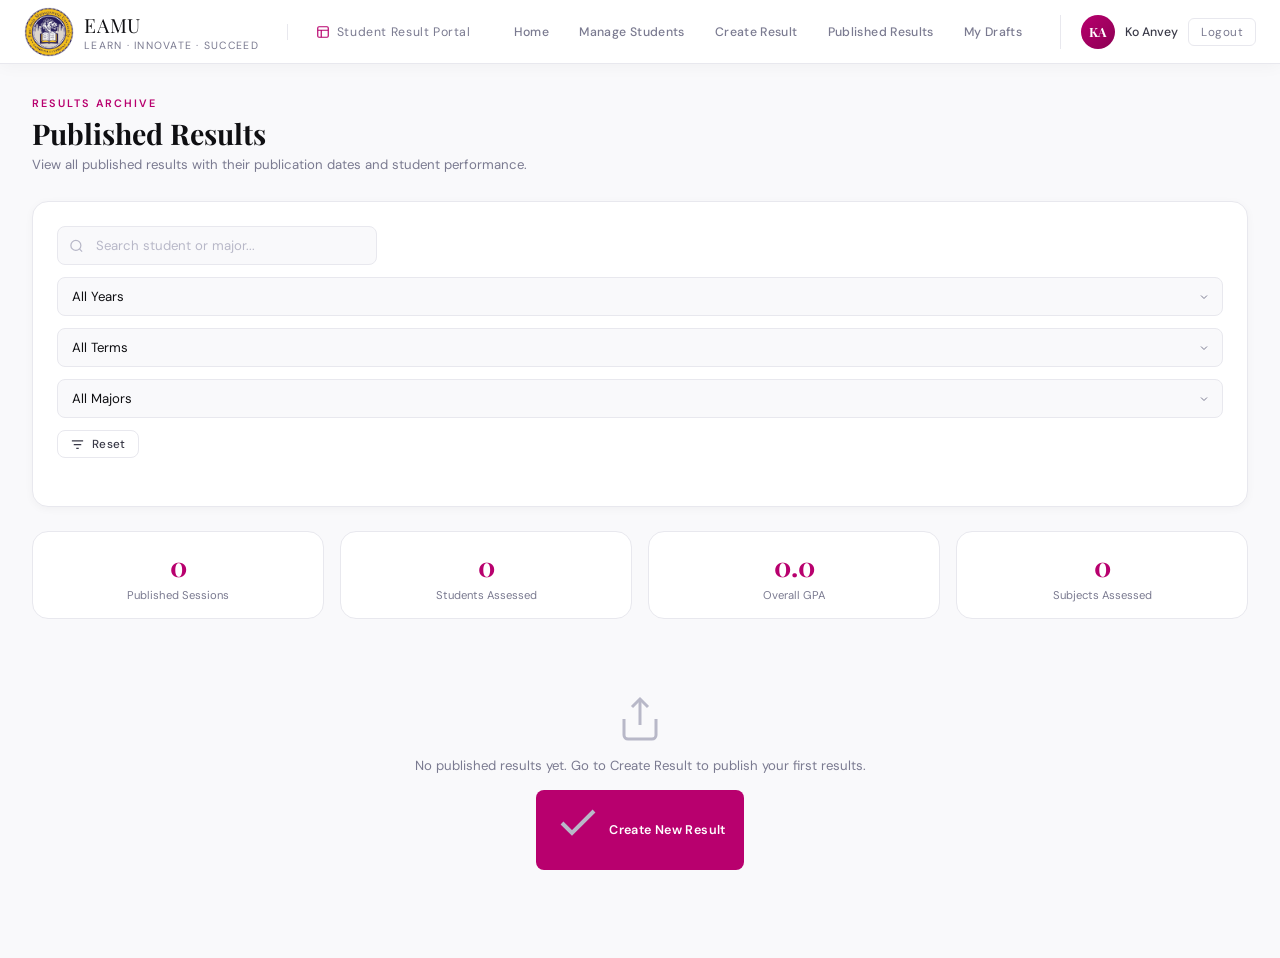
<file: dashboard/admin/a_resultPublish.html>
<!DOCTYPE html>
<html lang="en">
<head>
  <meta charset="UTF-8">
  <meta name="viewport" content="width=device-width, initial-scale=1.0">
  <title>Published Results · EAMU</title>
  <link rel="stylesheet" href="a_dashboard.css">
  <style>
    .publish-date {
      font-family: monospace;
      font-size: 0.8rem;
      color: var(--ok);
    }
    .result-card {
      background: var(--wh);
      border: 1px solid var(--s2);
      border-radius: var(--radius-lg);
      margin-bottom: 20px;
      overflow: hidden;
      transition: all 0.2s;
    }
    .result-card:hover {
      border-color: var(--m4);
      box-shadow: var(--shadow-sm);
    }
    .result-card-header {
      display: flex;
      align-items: center;
      justify-content: space-between;
      padding: 20px 24px;
      background: linear-gradient(135deg, var(--s1), var(--wh));
      cursor: pointer;
      border-bottom: 1px solid var(--s2);
    }
    .result-card-header:hover {
      background: var(--m3);
    }
    .result-info {
      display: flex;
      align-items: center;
      gap: 16px;
      flex-wrap: wrap;
    }
    .result-year-term {
      font-family: var(--font-display);
      font-size: 1.2rem;
      font-weight: 700;
      color: var(--ink);
    }
    .result-badge {
      background: var(--ok2);
      color: var(--ok);
      padding: 4px 12px;
      border-radius: 20px;
      font-size: 0.7rem;
      font-weight: 600;
    }
    .result-date {
      display: flex;
      align-items: center;
      gap: 6px;
      font-size: 0.8rem;
      color: var(--ink3);
    }
    .result-date svg {
      width: 14px;
      height: 14px;
    }
    .student-count {
      background: var(--m3);
      color: var(--m);
      padding: 4px 10px;
      border-radius: 20px;
      font-size: 0.7rem;
      font-weight: 600;
    }
    .chevron-icon {
      transition: transform 0.2s;
    }
    .result-card.collapsed .chevron-icon {
      transform: rotate(-90deg);
    }
    .result-details {
      padding: 0;
      transition: all 0.2s;
    }
    .result-card.collapsed .result-details {
      display: none;
    }
    .student-result-row {
      display: flex;
      align-items: center;
      justify-content: space-between;
      padding: 16px 24px;
      border-bottom: 1px solid var(--s2);
      transition: background 0.15s;
    }
    .student-result-row:hover {
      background: var(--s1);
    }
    .student-result-row:last-child {
      border-bottom: none;
    }
    .student-info {
      flex: 1;
    }
    .student-name {
      font-weight: 600;
      color: var(--ink);
    }
    .student-id {
      font-size: 0.7rem;
      color: var(--ink3);
      font-family: monospace;
    }
    .student-major {
      font-size: 0.7rem;
      color: var(--m);
      margin-top: 2px;
    }
    .student-gpa {
      text-align: right;
      min-width: 100px;
    }
    .gpa-value {
      font-family: var(--font-display);
      font-size: 1.3rem;
      font-weight: 700;
      color: var(--m);
    }
    .gpa-label {
      font-size: 0.65rem;
      color: var(--ink3);
      letter-spacing: 0.05em;
    }
    .view-scores-btn {
      margin-left: 20px;
    }
    .subjects-modal {
      max-width: 600px;
    }
    .subject-list {
      max-height: 400px;
      overflow-y: auto;
    }
    .subject-item {
      display: flex;
      justify-content: space-between;
      align-items: center;
      padding: 12px 0;
      border-bottom: 1px solid var(--s2);
    }
    .subject-item:last-child {
      border-bottom: none;
    }
    .subject-name {
      font-weight: 500;
      color: var(--ink2);
    }
    .subject-score {
      font-weight: 700;
      font-size: 1rem;
      color: var(--ink);
    }
    .subject-grade {
      min-width: 50px;
      text-align: center;
    }
    .filter-section {
      display: flex;
      gap: 12px;
      flex-wrap: wrap;
      align-items: center;
      margin-bottom: 24px;
    }
    .stats-summary {
      display: grid;
      grid-template-columns: repeat(auto-fit, minmax(180px, 1fr));
      gap: 16px;
      margin-bottom: 28px;
    }
    .stat-summary-card {
      background: var(--wh);
      border: 1px solid var(--s2);
      border-radius: var(--radius-lg);
      padding: 16px 20px;
      text-align: center;
    }
    .stat-summary-value {
      font-family: var(--font-display);
      font-size: 1.8rem;
      font-weight: 700;
      color: var(--m);
    }
    .stat-summary-label {
      font-size: 0.75rem;
      color: var(--ink3);
      margin-top: 4px;
    }
  </style>
</head>
<body>

<header class="topbar">
  <a href="a_dashboard.html" class="topbar-brand">
    <div class="topbar-logo">
      <img src="../../image/Logo.png">
    </div>
    <div>
      <div class="topbar-name">EAMU</div>
      <div class="topbar-tagline">Learn · Innovate · Succeed</div>
    </div>
  </a>
  <div class="topbar-portal">
    <svg viewBox="0 0 24 24" fill="none" stroke="currentColor" stroke-width="2"><rect x="3" y="3" width="18" height="18" rx="2"/><path d="M3 9h18M9 21V9"/></svg>
    Student Result Portal
  </div>
  <nav class="topbar-nav" id="topbar-nav">
    <a href="a_dashboard.html">Home</a>
    <a href="a_manageStudent.html">Manage Students</a>
    <a href="a_createResult.html">Create Result</a>
    <a href="a_publishedResults.html" class="active">Published Results</a>
    <a href="a_myDraft.html">My Drafts</a>
  </nav>
  <div class="topbar-user">
    <div class="topbar-avatar">KA</div>
    <span class="topbar-username">Ko Anvey</span>
    <button class="btn-logout" onclick="showToast('Logged out','success')">Logout</button>
  </div>
  <button class="hamburger" id="hamburger"><span></span><span></span><span></span></button>
</header>

<div class="page-wrapper">
  <main class="main-content">

    <div class="page-header">
      <div class="page-header-label">Results Archive</div>
      <h1>Published Results</h1>
      <p>View all published results with their publication dates and student performance.</p>
    </div>

    <!-- Filter Section -->
    <div class="card" style="margin-bottom:24px;">
      <div class="filter-section">
        <div class="search-box">
          <svg viewBox="0 0 24 24" fill="none" stroke="currentColor" stroke-width="2"><circle cx="11" cy="11" r="8"/><line x1="21" y1="21" x2="16.65" y2="16.65"/></svg>
          <input type="search" id="search-published" placeholder="Search student or major...">
        </div>
        <select id="filter-published-year">
          <option value="">All Years</option>
          <option>Year 1</option><option>Year 2</option><option>Year 3</option><option>Year 4</option>
        </select>
        <select id="filter-published-term">
          <option value="">All Terms</option>
          <option>Term 1</option><option>Term 2</option><option>Term 3</option>
        </select>
        <select id="filter-published-major">
          <option value="">All Majors</option>
        </select>
        <button class="btn btn-outline btn-sm" id="reset-published-filters">
          <svg viewBox="0 0 24 24" fill="none" stroke="currentColor" stroke-width="2"><path d="M3 6h18M6 12h12M10 18h4"/></svg>
          Reset
        </button>
      </div>
    </div>

    <!-- Statistics Summary -->
    <div class="stats-summary" id="published-stats">
      <div class="stat-summary-card">
        <div class="stat-summary-value" id="total-published-sessions">0</div>
        <div class="stat-summary-label">Published Sessions</div>
      </div>
      <div class="stat-summary-card">
        <div class="stat-summary-value" id="total-published-students">0</div>
        <div class="stat-summary-label">Students Assessed</div>
      </div>
      <div class="stat-summary-card">
        <div class="stat-summary-value" id="overall-avg-gpa">0.0</div>
        <div class="stat-summary-label">Overall GPA</div>
      </div>
      <div class="stat-summary-card">
        <div class="stat-summary-value" id="total-subjects-assessed">0</div>
        <div class="stat-summary-label">Subjects Assessed</div>
      </div>
    </div>

    <!-- Published Results List -->
    <div id="published-results-container"></div>

    <div class="empty-state" id="no-published-msg" style="display:none;">
      <svg viewBox="0 0 24 24" fill="none" stroke="currentColor" stroke-width="1.5"><path d="M4 12v8a2 2 0 0 0 2 2h12a2 2 0 0 0 2-2v-8"/><polyline points="16 6 12 2 8 6"/><line x1="12" y1="2" x2="12" y2="15"/></svg>
      <p>No published results yet. Go to Create Result to publish your first results.</p>
      <button class="btn btn-primary" onclick="window.location.href='a_createResult.html'" style="margin-top:16px;">
        <svg viewBox="0 0 24 24" fill="none" stroke="currentColor" stroke-width="2"><polyline points="20 6 9 17 4 12"/></svg>
        Create New Result
      </button>
    </div>

  </main>
</div>

<!-- View Scores Modal -->
<div class="modal-overlay" id="modal-view-scores">
  <div class="modal subjects-modal">
    <div class="modal-header">
      <div class="modal-title" id="scores-modal-title">Student Scores</div>
      <button class="modal-close" onclick="closeModal('modal-view-scores')">
        <svg viewBox="0 0 24 24" fill="none" stroke="currentColor" stroke-width="2"><line x1="18" y1="6" x2="6" y2="18"/><line x1="6" y1="6" x2="18" y2="18"/></svg>
      </button>
    </div>
    <div class="subject-list" id="scores-list"></div>
    <div class="modal-footer">
      <button class="btn btn-outline" onclick="closeModal('modal-view-scores')">Close</button>
    </div>
  </div>
</div>

<div id="toast-container" class="toast-container"></div>
<script src="a_shared.js"></script>
<script src="a_resultPublish.js"></script>
</body>
</html>
</file>
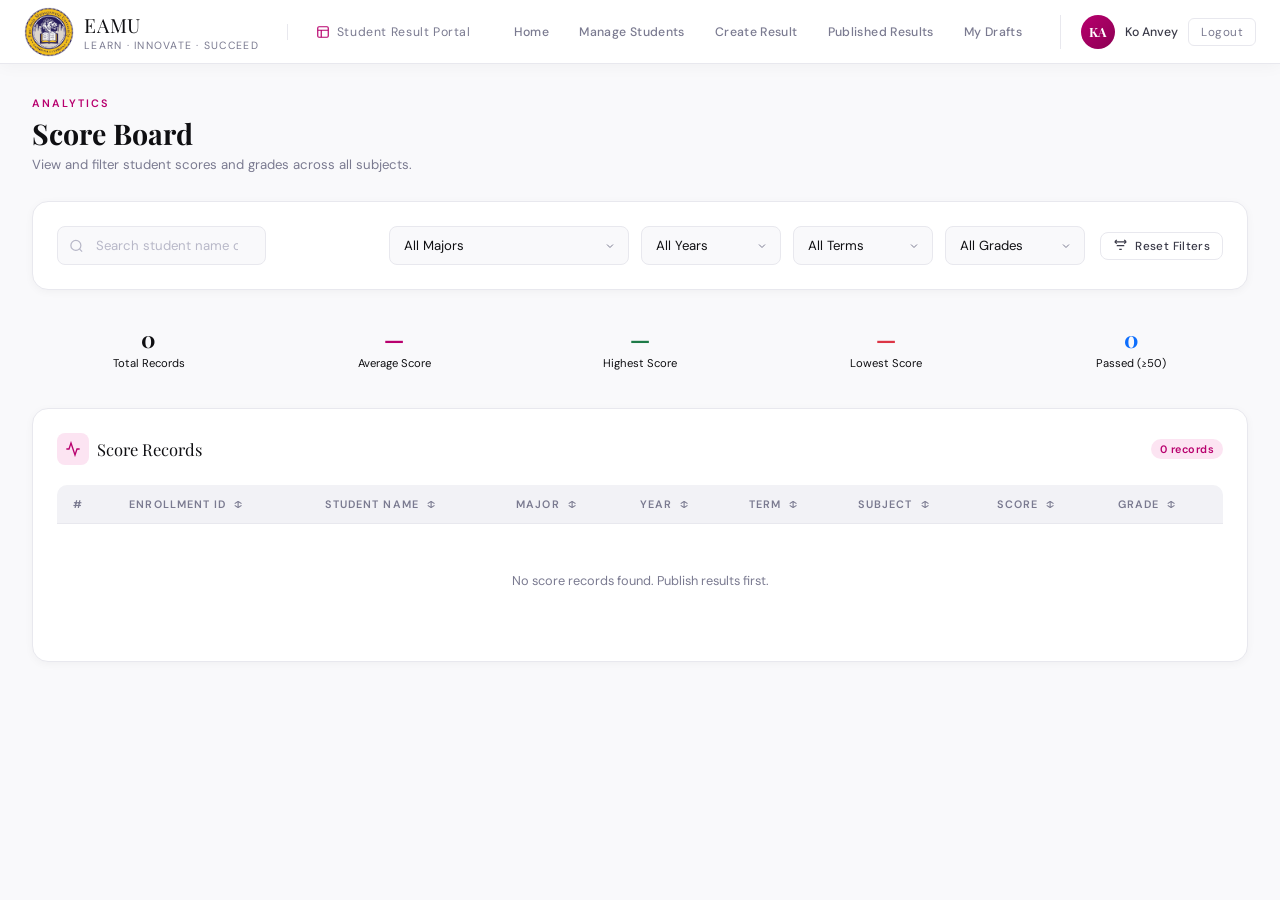
<file: dashboard/admin/a_scoreBoard.html>
<!DOCTYPE html>
<html lang="en">
<head>
  <meta charset="UTF-8">
  <meta name="viewport" content="width=device-width, initial-scale=1.0">
  <title>Score Board · EAMU</title>
  <link rel="stylesheet" href="a_dashboard.css">
  <style>
    .gpa-bar-wrap {
      height: 6px; background: var(--navy-mid);
      border-radius: 3px; overflow: hidden; margin-top: 6px;
    }
    .gpa-bar { height: 100%; border-radius: 3px; transition: width 0.4s; }
    .summary-cards {
      display: grid;
      grid-template-columns: repeat(auto-fit, minmax(140px, 1fr));
      gap: 12px; margin-bottom: 24px;
    }
    .summary-card {
      background: var(--navy-mid);
      border: 1px solid var(--border-soft);
      border-radius: 10px; padding: 14px 16px;
      text-align: center;
    }
    .summary-card .val {
      font-family: var(--font-display);
      font-size: 1.5rem; font-weight: 700; color: var(--white);
    }
    .summary-card .lbl { font-size: 0.75rem; color: var(--text-muted); margin-top: 2px; }
  </style>
</head>
<body>
 
<header class="topbar">
  <a href="a_dashboard.html" class="topbar-brand">
    <div class="topbar-logo">
      <img src="../../image/Logo.png">
    </div>
    <div>
      <div class="topbar-name">EAMU</div>
      <div class="topbar-tagline">Learn · Innovate · Succeed</div>
    </div>
  </a>
  <div class="topbar-portal">
    <svg viewBox="0 0 24 24" fill="none" stroke="currentColor" stroke-width="2"><rect x="3" y="3" width="18" height="18" rx="2"/><path d="M3 9h18M9 21V9"/></svg>
    Student Result Portal
  </div>
  <nav class="topbar-nav" id="topbar-nav">
    <a href="a_dashboard.html">Home</a>
    <a href="a_manageStudent.html">Manage Students</a>
    <a href="a_createResult.html" class="active">Create Result</a>
    <a href="a_resultPublish.html">Published Results</a>
    <a href="a_myDraft.html">My Drafts</a>
  </nav>
  <div class="topbar-user">
    <div class="topbar-avatar">KA</div>
    <span class="topbar-username">Ko Anvey</span>
    <button class="btn-logout" onclick="showToast('Logged out','success')">Logout</button>
  </div>
  <button class="hamburger" id="hamburger"><span></span><span></span><span></span></button>
</header>
 
<div class="page-wrapper">
  <main class="main-content">
 
    <div class="page-header">
      <div class="page-header-label">Analytics</div>
      <h1>Score Board</h1>
      <p>View and filter student scores and grades across all subjects.</p>
    </div>
 
    <!-- Filters -->
    <div class="card" style="margin-bottom:20px;">
      <div class="filter-bar" style="margin:0;">
        <div class="search-box">
          <svg viewBox="0 0 24 24" fill="none" stroke="currentColor" stroke-width="2"><circle cx="11" cy="11" r="8"/><line x1="21" y1="21" x2="16.65" y2="16.65"/></svg>
          <input type="search" id="sb-search" placeholder="Search student name or ID…">
        </div>
        <select id="sb-major">
          <option value="">All Majors</option>
        </select>
        <select id="sb-year">
          <option value="">All Years</option>
          <option>Year 1</option><option>Year 2</option><option>Year 3</option><option>Year 4</option>
        </select>
        <select id="sb-term">
          <option value="">All Terms</option>
          <option>Term 1</option><option>Term 2</option><option>Term 3</option>
        </select>
        <select id="sb-grade">
          <option value="">All Grades</option>
          <option>A+</option><option>A</option><option>B</option><option>C</option><option>D</option><option>F</option>
        </select>
      </div>
    </div>
 
    <!-- Summary row -->
    <div class="summary-cards" id="summary-cards"></div>
 
    <!-- Main table -->
    <div class="card">
      <div class="card-header">
        <div class="card-title">
          <div class="card-title-icon">
            <svg viewBox="0 0 24 24" fill="none" stroke="currentColor" stroke-width="2"><polyline points="22 12 18 12 15 21 9 3 6 12 2 12"/></svg>
          </div>
          Score Records
        </div>
        <span class="badge badge-gold" id="record-count">0 records</span>
      </div>
      <div class="table-wrap">
        <table id="sb-table">
          <thead>
            <tr>
              <th>#</th>
              <th>Enrollment ID</th>
              <th>Student Name</th>
              <th>Major</th>
              <th>Year</th>
              <th>Term</th>
              <th>Subject</th>
              <th>Score</th>
              <th>Grade</th>
            </tr>
          </thead>
          <tbody id="sb-tbody"></tbody>
        </table>
        <div class="empty-state" id="sb-empty" style="display:none;">
          <svg viewBox="0 0 24 24" fill="none" stroke="currentColor" stroke-width="1.5"><polyline points="22 12 18 12 15 21 9 3 6 12 2 12"/></svg>
          <p>No score records found. Publish results first.</p>
        </div>
      </div>
    </div>
 
  </main>
</div>
 
<div id="toast-container" class="toast-container"></div>
<script src="a_shared.js"></script>
<script src="a_scoreBoard.js"></script>
</body>
</html>
</file>
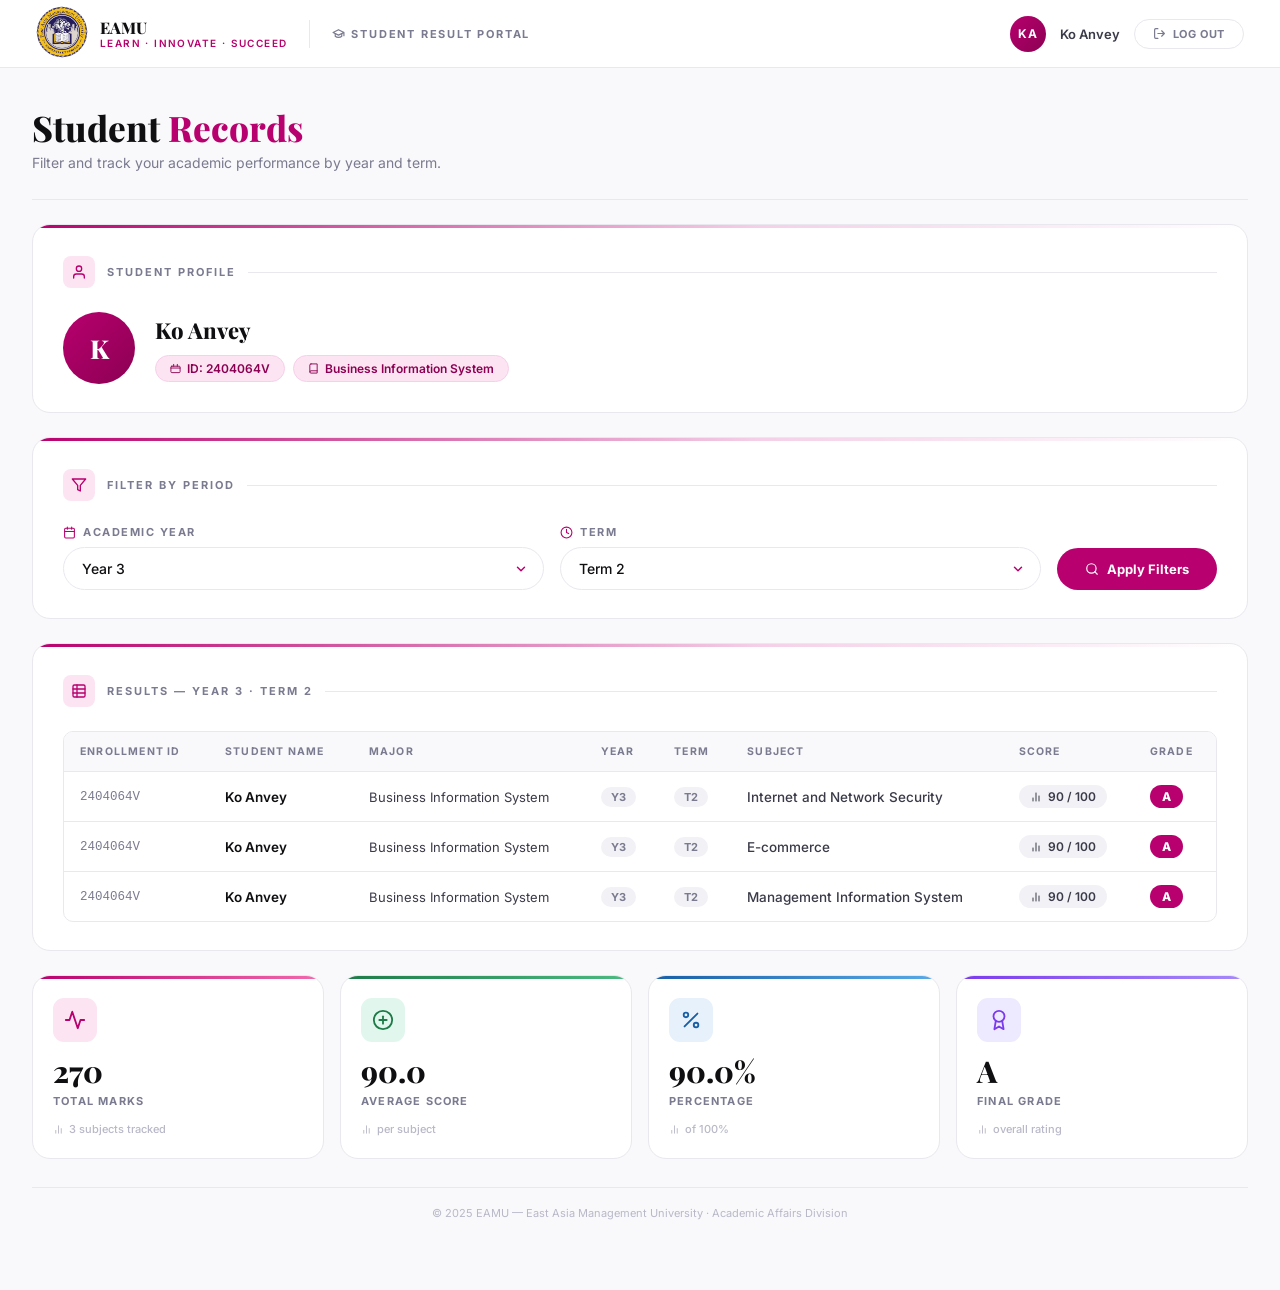
<file: dashboard/student/s_dashboard.html>
<!doctype html>
<html lang="en">
  <head>
    <meta charset="UTF-8" />
    <meta
      name="viewport"
      content="width=device-width, initial-scale=1.0, user-scalable=yes"
    />
    <title>EAMU | Student Result Portal</title>
    <link rel="stylesheet" href="s_dashboard.css" />
    <link
      href="https://fonts.googleapis.com/css2?family=Playfair+Display:wght@700;800&family=Inter:wght@400;500;600;700&display=swap"
      rel="stylesheet"
    />
  </head>
  <body>
    <nav class="nav">
      <div class="nav-logo">
        <img src="../../image/eamuLogo.jpg"class="logo">
      </div>
      <div class="nav-brand">
        <span class="nav-brand-name">EAMU</span>
        <span class="nav-brand-sub">Learn · Innovate · Succeed</span>
      </div>
      <div class="nav-sep"></div>
      <span class="nav-portal">
        <svg
          width="13"
          height="13"
          viewBox="0 0 24 24"
          fill="none"
          stroke="currentColor"
          stroke-width="2.2"
          stroke-linecap="round"
          stroke-linejoin="round"
        >
          <path d="M22 10v6M2 10l10-5 10 5-10 5z" />
          <path d="M6 12v5c3 3 9 3 12 0v-5" />
        </svg>
        Student Result Portal
      </span>
      <div class="nav-right">
        <div class="nav-avatar">KA</div>
        <span class="nav-uname">Ko Anvey</span>
        <button class="btn-logout" id="logoutBtn">
          <svg
            viewBox="0 0 24 24"
            fill="none"
            stroke="currentColor"
            stroke-width="2.2"
            stroke-linecap="round"
            stroke-linejoin="round"
          >
            <path
              d="M9 21H5a2 2 0 0 1-2-2V5a2 2 0 0 1 2-2h4M16 17l5-5-5-5M21 12H9"
            />
          </svg>
          Log Out
        </button>
      </div>
    </nav>

    <main class="main" id="appRoot"></main>

    <script src="s_dashboard.js"></script>
  </body>
</html>
</file>
<file: login.css>
*{
  margin: 0;
  padding: 0;
  box-sizing: border-box;
  font-family: "Sego UI", 'Segoe UI', Tahoma, Geneva, Verdana, sans-serif;
}

body{
  background: #f0f2f5;
  display: flex;
  justify-content: center;
  align-items: center;
  min-height: 100vh;
}

main.student-login{
  width:100%;
  display:flex;
  justify-content: center;
  align-items: center;
  padding: 20px;
}

.login-card{
  background: #ffffff;
  width:100%;
  max-width: 400px;
  padding:40px 30px;
  border-radius: 12px;
  box-shadow: 0 8px 20px rgba(0,0,0,0.1);
  text-align: center;
}

.login-card .logo{
  width:80px;
  height:auto;
  margin-bottom:20px;
  border-radius:50%;
}

.login-card h1 {
  font-size: 24px;
  margin-bottom: 10px;
  color: #333;
}

.login-card p{
  font-size: 14px;
  color: #666;
  margin-bottom: 30px;
}

.form-group {
  display: flex;
  flex-direction: column;
  align-items: flex-start;
  margin-bottom: 20px;
}

.form-group label{
  margin-bottom: 5px;
  font-weight: 600;
  color: #333;
}

.form-group input{
  width: 100%;
  padding: 12px 15px;
  border: 1px solid #ccc;
  border-radius: 8px;
  font-size: 14px;
  transition: 0.3s;
}

.form-group input:focus{
  border-color: #007bff;
  outline: none;
  box-shadow: 0 0 5px rgba(0, 123, 255, 0.2);
}

.form-btn button{
  width: 100%;
  padding: 12px;
  background-color: #007bff;
  color: #fff;
  font-size: 16px;
  font-weight: 600;
  border: none;
  border-radius: 8px;
  cursor: pointer;
  transition: 0.3s;
}

.form-btn button:hover{
  background-color: #0056b3;
}

.mobile-group {
  display: flex;
  gap: 10px;
  width: 100%;
}

.mobile-group input {
  flex: 1;
  min-width: 0;
  height: 45px;
  padding: 12px 15px;
  font-size: 14px;
  border-radius: 8px;
  border: 1px solid #ccc;
  box-sizing: border-box;
}

.mobile-group button {
  height: 45px;
  padding: 0 20px;
  font-size: 14px;
  border-radius: 8px;
  border: none;
  background-color: #28a745;
  color: #fff;
  font-weight: 600;
  cursor: pointer;
  transition: 0.3s;
}

.mobile-group button:hover {
  background-color: #218838;
}

#sendOTP {
  background-color: #28a745;
  color: #fff;
  font-weight: 600;
  border: none;
  cursor: pointer;
  transition: 0.3s;
}

#sendOTP:hover {
  background-color: #218838;
}

.otp-boxes{
  display: flex;
  gap: 8px;
  margin-top: 10px;
}

.otp-boxes input{
  width: 40px;
  height: 45px;
  text-align: center;
  font-size: 16px;
  border-radius: 8px;
  border: 1px solid #ccc;
  transition: 0.3s;
}

.otp-boxes input:focus{
  border-color: #007bff;
  box-shadow: 0 0 5px rgba(0,123,255,0.2);
  outline: none;
}

@media (max-width: 768px){
  .login-card{
    padding: 30px 20px;
  }

  .login-card h1{
    font-size: 20px;
  }

  .login-card p{
    font-size: 13px;
  }
}

@media (max-width: 480px){
  .login-card{
    padding: 25px 15px;
  }

  .login-card h1{
    font-size: 18px;
  }

  .login-card p{
    font-size: 12px;
  }

  .form-group input{
    padding: 10px 12px;
    font-size: 13px;
  }

  .form-btn button{
    padding: 10px;
    font-size: 15px;
  }

  #sendOTP{
    padding: 10px;
    font-size: 13px;
  }

  .otp-boxes input{
    width: 35px;
    height: 40px;
    font-size: 14px;
  }

  .mobile-group{
    flex-direction: column;
    gap: 8px;
  }
}
</file>
<file: dashboard/admin/a_dashboard.css>
@import url("https://fonts.googleapis.com/css2?family=Playfair+Display:wght@600;700&family=DM+Sans:wght@300;400;500;600&display=swap");

/* ============================================================
   EAMU Student Result Portal — Shared Stylesheet
   Aesthetic: Professional Admin · Magenta + Neutral · Clean
   ============================================================ */

*,
*::before,
*::after {
  box-sizing: border-box;
  margin: 0;
  padding: 0;
}

:root {
  --m: #b8006e;
  --m2: #8c0053;
  --m3: #fce4f2;
  --m4: #f5d0e8;
  --ink: #0f0f12;
  --ink2: #3a3a48;
  --ink3: #7a7a90;
  --ink4: #b8b8c8;
  --s0: #f9f9fb;
  --s1: #f2f2f6;
  --s2: #e8e8ee;
  --wh: #ffffff;
  --ok: #1e7b48;
  --ok2: #e1f7ed;
  --warn: #b45f06;
  --warn2: #fff3e0;
  --danger: #dc3545;
  --info: #0d6efd;
  --warning: #fd7e14;
  
  --radius: 10px;
  --radius-lg: 16px;
  --shadow: 0 4px 24px rgba(0, 0, 0, 0.08);
  --shadow-sm: 0 2px 8px rgba(0, 0, 0, 0.04);

  --sidebar-w: 240px;
  --header-h: 64px;
  --font-display: "Playfair Display", Georgia, serif;
  --font-body: "DM Sans", sans-serif;
}

html {
  font-size: 15px;
}
body {
  font-family: var(--font-body);
  background: var(--s0);
  color: var(--ink);
  min-height: 100vh;
  display: flex;
  flex-direction: column;
}

/* ── Scrollbar ── */
::-webkit-scrollbar {
  width: 6px;
  height: 6px;
}
::-webkit-scrollbar-track {
  background: var(--s2);
}
::-webkit-scrollbar-thumb {
  background: var(--ink4);
  border-radius: 3px;
}

/* ════════════════════════════════════════
   TOPBAR
   ════════════════════════════════════════ */
.topbar {
  position: fixed;
  top: 0;
  left: 0;
  right: 0;
  z-index: 100;
  height: var(--header-h);
  background: var(--wh);
  border-bottom: 1px solid var(--s2);
  display: flex;
  align-items: center;
  gap: 0;
  padding: 0 24px;
  box-shadow: 0 2px 16px rgba(0, 0, 0, 0.04);
}

.topbar-brand {
  display: flex;
  align-items: center;
  gap: 10px;
  text-decoration: none;
  flex-shrink: 0;
}
.topbar-logo {
  width: 50px;
  height: 50px;
  border-radius: 50%;
  overflow: hidden;
  display: flex;
  align-items: center;
  justify-content: center;
  background: transparent;
}

.topbar-logo img {
  width: 100%;
  height: 100%;
  object-fit: cover;
  border-radius: 50%;
}

.topbar-name {
  font-family: var(--font-display);
  font-size: 1.3rem;
  color: var(--ink);
  letter-spacing: 0.04em;
}
.topbar-tagline {
  font-size: 0.7rem;
  color: var(--ink3);
  letter-spacing: 0.12em;
  text-transform: uppercase;
  margin-top: 1px;
}

.topbar-portal {
  display: flex;
  align-items: center;
  gap: 7px;
  margin-left: 28px;
  padding-left: 28px;
  border-left: 1px solid var(--s2);
  color: var(--ink3);
  font-size: 0.82rem;
  letter-spacing: 0.05em;
}
.topbar-portal svg {
  color: var(--m);
  width: 14px;
  height: 14px;
}

.topbar-nav {
  display: flex;
  align-items: center;
  gap: 2px;
  margin-left: auto;
  margin-right: 24px;
}
.topbar-nav a {
  text-decoration: none;
  color: var(--ink3);
  font-size: 0.82rem;
  font-weight: 500;
  padding: 6px 14px;
  border-radius: 6px;
  letter-spacing: 0.03em;
  transition: all 0.2s;
  white-space: nowrap;
}
.topbar-nav a:hover {
  color: var(--ink);
  background: var(--s1);
}
.topbar-nav a.active {
  color: var(--m);
  background: var(--m3);
}

.topbar-user {
  display: flex;
  align-items: center;
  gap: 10px;
  padding-left: 20px;
  border-left: 1px solid var(--s2);
  flex-shrink: 0;
}
.topbar-avatar {
  width: 34px;
  height: 34px;
  background: linear-gradient(135deg, var(--m), var(--m2));
  border-radius: 50%;
  display: flex;
  align-items: center;
  justify-content: center;
  font-family: var(--font-display);
  font-size: 0.85rem;
  color: var(--wh);
  font-weight: 700;
}
.topbar-username {
  font-size: 0.82rem;
  font-weight: 500;
  color: var(--ink2);
}

.btn-logout {
  background: transparent;
  border: 1px solid var(--s2);
  color: var(--ink3);
  font-family: var(--font-body);
  font-size: 0.78rem;
  padding: 5px 12px;
  border-radius: 6px;
  cursor: pointer;
  transition: all 0.2s;
  letter-spacing: 0.04em;
}
.btn-logout:hover {
  border-color: var(--danger);
  color: var(--danger);
}

/* ── Hamburger ── */
.hamburger {
  display: none;
  background: none;
  border: none;
  cursor: pointer;
  flex-direction: column;
  gap: 5px;
  padding: 4px;
  margin-left: auto;
}
.hamburger span {
  display: block;
  width: 22px;
  height: 2px;
  background: var(--ink);
  border-radius: 2px;
  transition: transform 0.3s, opacity 0.3s;
}

/* ════════════════════════════════════════
   LAYOUT WRAPPER
   ════════════════════════════════════════ */
.page-wrapper {
  margin-top: var(--header-h);
  min-height: calc(100vh - var(--header-h));
  display: flex;
}

/* ════════════════════════════════════════
   MAIN CONTENT AREA
   ════════════════════════════════════════ */
.main-content {
  flex: 1;
  padding: 32px 32px 40px;
  min-width: 0;
  overflow-x: hidden;
}

/* ── Page Header ── */
.page-header {
  margin-bottom: 28px;
}
.page-header-label {
  font-size: 0.72rem;
  letter-spacing: 0.18em;
  text-transform: uppercase;
  color: var(--m);
  font-weight: 600;
  margin-bottom: 6px;
}
.page-header h1 {
  font-family: var(--font-display);
  font-size: 1.9rem;
  color: var(--ink);
  font-weight: 700;
  line-height: 1.2;
}
.page-header p {
  color: var(--ink3);
  font-size: 0.88rem;
  margin-top: 6px;
}

/* ════════════════════════════════════════
   CARDS
   ════════════════════════════════════════ */
.card {
  background: var(--wh);
  border: 1px solid var(--s2);
  border-radius: var(--radius-lg);
  padding: 24px;
  box-shadow: var(--shadow-sm);
}
.card-header {
  display: flex;
  align-items: center;
  justify-content: space-between;
  margin-bottom: 20px;
  flex-wrap: wrap;
  gap: 12px;
}
.card-title {
  font-family: var(--font-display);
  font-size: 1.1rem;
  color: var(--ink);
  display: flex;
  align-items: center;
  gap: 8px;
}
.card-title-icon {
  width: 32px;
  height: 32px;
  background: var(--m3);
  border-radius: 8px;
  display: flex;
  align-items: center;
  justify-content: center;
  color: var(--m);
}
.card-title-icon svg {
  width: 16px;
  height: 16px;
}

/* ── Stat Cards ── */
.stats-grid {
  display: grid;
  grid-template-columns: repeat(auto-fit, minmax(200px, 1fr));
  gap: 16px;
  margin-bottom: 28px;
}
.stat-card {
  background: var(--wh);
  border: 1px solid var(--s2);
  border-radius: var(--radius-lg);
  padding: 20px 22px;
  position: relative;
  overflow: hidden;
  transition: transform 0.2s, border-color 0.2s;
}
.stat-card:hover {
  transform: translateY(-2px);
  border-color: var(--m4);
}
.stat-card::before {
  content: "";
  position: absolute;
  top: 0;
  left: 0;
  right: 0;
  height: 3px;
}
.stat-card.gold::before {
  background: linear-gradient(90deg, var(--m), var(--m4));
}
.stat-card.blue::before {
  background: linear-gradient(90deg, var(--info), #6ea8fe);
}
.stat-card.green::before {
  background: linear-gradient(90deg, var(--ok), #6fcf97);
}
.stat-card.orange::before {
  background: linear-gradient(90deg, var(--warning), #fd9e4a);
}
.stat-icon {
  width: 40px;
  height: 40px;
  border-radius: 10px;
  display: flex;
  align-items: center;
  justify-content: center;
  margin-bottom: 14px;
}
.stat-icon svg {
  width: 20px;
  height: 20px;
}
.stat-card.gold .stat-icon {
  background: var(--m3);
  color: var(--m);
}
.stat-card.blue .stat-icon {
  background: #e6f1fb;
  color: var(--info);
}
.stat-card.green .stat-icon {
  background: var(--ok2);
  color: var(--ok);
}
.stat-card.orange .stat-icon {
  background: var(--warn2);
  color: var(--warning);
}
.stat-value {
  font-family: var(--font-display);
  font-size: 2rem;
  font-weight: 700;
  color: var(--ink);
  line-height: 1;
  margin-bottom: 4px;
}
.stat-label {
  font-size: 0.8rem;
  color: var(--ink3);
  font-weight: 500;
}

/* ════════════════════════════════════════
   BUTTONS
   ════════════════════════════════════════ */
.btn {
  display: inline-flex;
  align-items: center;
  gap: 7px;
  font-family: var(--font-body);
  font-weight: 500;
  font-size: 0.84rem;
  letter-spacing: 0.03em;
  padding: 9px 18px;
  border-radius: 8px;
  border: none;
  cursor: pointer;
  transition: all 0.2s;
  text-decoration: none;
  white-space: nowrap;
}
.btn svg {
  width: 15px;
  height: 15px;
  flex-shrink: 0;
}
.btn-primary {
  background: var(--m);
  color: var(--wh);
  font-weight: 600;
}
.btn-primary:hover {
  background: var(--m2);
  transform: translateY(-1px);
  box-shadow: 0 4px 12px rgba(184, 0, 110, 0.2);
}
.btn-outline {
  background: transparent;
  border: 1px solid var(--s2);
  color: var(--ink2);
}
.btn-outline:hover {
  border-color: var(--m);
  color: var(--m);
}
.btn-danger {
  background: rgba(220, 53, 69, 0.08);
  border: 1px solid rgba(220, 53, 69, 0.2);
  color: var(--danger);
}
.btn-danger:hover {
  background: var(--danger);
  color: var(--wh);
}
.btn-success {
  background: var(--ok);
  color: var(--wh);
  font-weight: 600;
}
.btn-success:hover {
  background: #166b3e;
  transform: translateY(-1px);
}
.btn-sm {
  padding: 5px 12px;
  font-size: 0.78rem;
}
.btn-icon {
  padding: 7px;
  border-radius: 7px;
  background: transparent;
  border: 1px solid var(--s2);
  color: var(--ink3);
  cursor: pointer;
  transition: all 0.2s;
}
.btn-icon:hover {
  border-color: var(--m);
  color: var(--m);
}
.btn-icon svg {
  width: 15px;
  height: 15px;
  display: block;
}

/* ════════════════════════════════════════
   FORMS
   ════════════════════════════════════════ */
.form-group {
  margin-bottom: 16px;
}
.form-row {
  display: grid;
  grid-template-columns: repeat(auto-fit, minmax(200px, 1fr));
  gap: 16px;
}
label {
  display: block;
  font-size: 0.78rem;
  font-weight: 600;
  letter-spacing: 0.06em;
  text-transform: uppercase;
  color: var(--ink3);
  margin-bottom: 7px;
}
input[type="text"],
input[type="date"],
input[type="number"],
input[type="email"],
input[type="search"],
select,
textarea {
  width: 100%;
  background: var(--s0);
  border: 1px solid var(--s2);
  border-radius: 8px;
  color: var(--ink);
  font-family: var(--font-body);
  font-size: 0.88rem;
  padding: 10px 14px;
  outline: none;
  transition: border-color 0.2s, box-shadow 0.2s;
  appearance: none;
}
input:focus,
select:focus,
textarea:focus {
  border-color: var(--m);
  box-shadow: 0 0 0 3px rgba(184, 0, 110, 0.08);
}
input::placeholder {
  color: var(--ink4);
}
select option {
  background: var(--wh);
}
select {
  background-image: url("data:image/svg+xml,%3Csvg xmlns='http://www.w3.org/2000/svg' width='12' height='12' viewBox='0 0 24 24' fill='none' stroke='%237a7a90' stroke-width='2'%3E%3Cpath d='M6 9l6 6 6-6'/%3E%3C/svg%3E");
  background-repeat: no-repeat;
  background-position: right 12px center;
  padding-right: 36px;
}

/* Search box */
.search-box {
  position: relative;
  flex: 1;
  min-width: 160px;
  max-width: 320px;
}
.search-box svg {
  position: absolute;
  left: 12px;
  top: 50%;
  transform: translateY(-50%);
  width: 15px;
  height: 15px;
  color: var(--ink4);
  pointer-events: none;
}
.search-box input {
  padding-left: 38px;
}


/* ════════════════════════════════════════
   TABLE
   ════════════════════════════════════════ */
.table-wrap {
  overflow-x: auto;
  border-radius: 10px;
}
table {
  width: 100%;
  border-collapse: collapse;
  font-size: 0.85rem;
}
thead tr {
  background: var(--s1);
}
thead th {
  padding: 12px 16px;
  text-align: left;
  font-size: 0.72rem;
  font-weight: 600;
  letter-spacing: 0.1em;
  text-transform: uppercase;
  color: var(--ink3);
  border-bottom: 1px solid var(--s2);
  white-space: nowrap;
}
tbody tr {
  border-bottom: 1px solid var(--s2);
  transition: background 0.15s;
}
tbody tr:last-child {
  border-bottom: none;
}
tbody tr:hover {
  background: var(--m3);
}
tbody td {
  padding: 13px 16px;
  color: var(--ink2);
  vertical-align: middle;
}
.td-id {
  font-family: monospace;
  font-size: 0.8rem;
  color: var(--ink3);
}
.td-name {
  font-weight: 500;
  color: var(--ink);
}

/* ════════════════════════════════════════
   BADGES
   ════════════════════════════════════════ */
.badge {
  display: inline-flex;
  align-items: center;
  font-size: 0.72rem;
  font-weight: 600;
  padding: 3px 9px;
  border-radius: 20px;
  letter-spacing: 0.04em;
}
.badge-gold {
  background: var(--m3);
  color: var(--m);
}
.badge-blue {
  background: #e6f1fb;
  color: var(--info);
}
.badge-green {
  background: var(--ok2);
  color: var(--ok);
}
.badge-red {
  background: rgba(220, 53, 69, 0.1);
  color: var(--danger);
}
.badge-gray {
  background: var(--s1);
  color: var(--ink3);
}
.badge-orange {
  background: var(--warn2);
  color: var(--warning);
}

/* Grade badges - Enhanced */
.grade-Aplus {
  background: var(--ok2);
  color: #166b3e;
}
.grade-A {
  background: var(--ok2);
  color: var(--ok);
}
.grade-Bplus {
  background: #e6f1fb;
  color: var(--info);
}
.grade-B {
  background: #e6f1fb;
  color: var(--info);
}
.grade-Cplus {
  background: var(--m3);
  color: var(--m);
}
.grade-C {
  background: var(--m3);
  color: var(--m);
}
.grade-D {
  background: var(--warn2);
  color: var(--warning);
}
.grade-F {
  background: rgba(220, 53, 69, 0.1);
  color: var(--danger);
}
.grade-IP {
  background: var(--s1);
  color: var(--ink3);
}

/* Grade pill styles for create result */
.gp-Ap { background: var(--ok2); color: #166b3e; }
.gp-A { background: var(--ok2); color: var(--ok); }
.gp-Bp { background: #e6f1fb; color: var(--info); }
.gp-B { background: #e6f1fb; color: var(--info); }
.gp-Cp { background: var(--m3); color: var(--m); }
.gp-C { background: var(--m3); color: var(--m); }
.gp-D { background: var(--warn2); color: var(--warning); }
.gp-F { background: rgba(220, 53, 69, 0.1); color: var(--danger); }
.gp-empty { background: var(--s1); color: var(--ink3); }

/* ════════════════════════════════════════
   MODALS
   ════════════════════════════════════════ */
.modal-overlay {
  position: fixed;
  inset: 0;
  z-index: 200;
  background: rgba(15, 15, 18, 0.6);
  backdrop-filter: blur(4px);
  display: flex;
  align-items: center;
  justify-content: center;
  padding: 20px;
  opacity: 0;
  pointer-events: none;
  transition: opacity 0.25s;
}
.modal-overlay.open {
  opacity: 1;
  pointer-events: all;
}

.modal {
  background: var(--wh);
  border: 1px solid var(--s2);
  border-radius: var(--radius-lg);
  padding: 28px;
  width: 100%;
  max-width: 520px;
  box-shadow: 0 20px 60px rgba(0, 0, 0, 0.15);
  transform: translateY(12px);
  transition: transform 0.25s;
}
.modal-overlay.open .modal {
  transform: translateY(0);
}

.modal-header {
  display: flex;
  align-items: flex-start;
  justify-content: space-between;
  margin-bottom: 22px;
}
.modal-title {
  font-family: var(--font-display);
  font-size: 1.15rem;
  color: var(--ink);
}
.modal-close {
  background: none;
  border: none;
  cursor: pointer;
  color: var(--ink3);
  padding: 2px;
  transition: color 0.2s;
}
.modal-close:hover {
  color: var(--ink);
}
.modal-close svg {
  width: 20px;
  height: 20px;
}

.modal-footer {
  display: flex;
  gap: 10px;
  justify-content: flex-end;
  margin-top: 24px;
  padding-top: 20px;
  border-top: 1px solid var(--s2);
}

/* Confirm Modal */
.confirm-modal {
  max-width: 380px;
  text-align: center;
}
.confirm-modal .confirm-icon {
  width: 56px;
  height: 56px;
  border-radius: 50%;
  background: var(--m3);
  display: flex;
  align-items: center;
  justify-content: center;
  margin: 0 auto 16px;
  color: var(--m);
}
.confirm-modal .confirm-icon svg {
  width: 26px;
  height: 26px;
}
.confirm-modal .modal-title {
  margin-bottom: 8px;
}
.confirm-modal p {
  color: var(--ink3);
  font-size: 0.88rem;
  line-height: 1.6;
}
.confirm-modal .modal-footer {
  justify-content: center;
}

/* ════════════════════════════════════════
   EMPTY STATE
   ════════════════════════════════════════ */
.empty-state {
  text-align: center;
  padding: 48px 24px;
  color: var(--ink3);
}
.empty-state svg {
  width: 48px;
  height: 48px;
  margin: 0 auto 14px;
  color: var(--ink4);
  display: block;
}
.empty-state p {
  font-size: 0.88rem;
}

/* ════════════════════════════════════════
   TABS
   ════════════════════════════════════════ */
.tabs {
  display: flex;
  gap: 4px;
  border-bottom: 1px solid var(--s2);
  margin-bottom: 24px;
}
.tab-btn {
  background: none;
  border: none;
  cursor: pointer;
  font-family: var(--font-body);
  font-size: 0.85rem;
  font-weight: 500;
  color: var(--ink3);
  padding: 10px 18px;
  border-bottom: 2px solid transparent;
  margin-bottom: -1px;
  transition: all 0.2s;
  letter-spacing: 0.03em;
}
.tab-btn:hover {
  color: var(--ink);
}
.tab-btn.active {
  color: var(--m);
  border-bottom-color: var(--m);
}

.tab-panel {
  display: none;
}
.tab-panel.active {
  display: block;
}

/* ════════════════════════════════════════
   SCORE INPUT
   ════════════════════════════════════════ */
.score-input {
  width: 72px !important;
  text-align: center;
  font-weight: 600;
}

/* ════════════════════════════════════════
   PROFILE CARD (dashboard)
   ════════════════════════════════════════ */
.profile-section {
  display: flex;
  align-items: center;
  gap: 20px;
  padding: 22px 24px;
  background: linear-gradient(135deg, var(--wh), var(--s1));
  border: 1px solid var(--s2);
  border-radius: var(--radius-lg);
  margin-bottom: 28px;
}
.profile-avatar-lg {
  width: 60px;
  height: 60px;
  flex-shrink: 0;
  border-radius: 50%;
  background: linear-gradient(135deg, var(--m), var(--m2));
  display: flex;
  align-items: center;
  justify-content: center;
  font-family: var(--font-display);
  font-size: 1.4rem;
  color: var(--wh);
  font-weight: 700;
  box-shadow: 0 0 0 3px var(--m3);
}
.profile-info .role-badge {
  font-size: 0.7rem;
  letter-spacing: 0.14em;
  text-transform: uppercase;
  color: var(--m);
  font-weight: 600;
  margin-bottom: 4px;
}
.profile-info .admin-name {
  font-family: var(--font-display);
  font-size: 1.2rem;
  color: var(--ink);
  font-weight: 700;
}
.profile-info .admin-sub {
  font-size: 0.8rem;
  color: var(--ink3);
  margin-top: 2px;
}

/* ════════════════════════════════════════
   TOAST NOTIFICATION
   ════════════════════════════════════════ */
.toast-container {
  position: fixed;
  top: 80px;
  right: 24px;
  z-index: 999;
  display: flex;
  flex-direction: column;
  gap: 10px;
}
.toast {
  background: var(--wh);
  border: 1px solid var(--s2);
  border-radius: 10px;
  padding: 14px 18px;
  display: flex;
  align-items: center;
  gap: 12px;
  min-width: 280px;
  max-width: 360px;
  box-shadow: var(--shadow);
  animation: toastIn 0.3s ease forwards;
}
.toast.success {
  border-left: 3px solid var(--ok);
}
.toast.error {
  border-left: 3px solid var(--danger);
}
.toast.info {
  border-left: 3px solid var(--info);
}
.toast svg {
  width: 18px;
  height: 18px;
  flex-shrink: 0;
}
.toast.success svg {
  color: var(--ok);
}
.toast.error svg {
  color: var(--danger);
}
.toast.info svg {
  color: var(--info);
}
.toast-msg {
  font-size: 0.85rem;
  color: var(--ink2);
  flex: 1;
}
@keyframes toastIn {
  from {
    opacity: 0;
    transform: translateX(20px);
  }
  to {
    opacity: 1;
    transform: none;
  }
}

/* ════════════════════════════════════════
   QUICK LINKS (dashboard)
   ════════════════════════════════════════ */
.quick-links {
  display: grid;
  grid-template-columns: repeat(auto-fit, minmax(160px, 1fr));
  gap: 14px;
  margin-bottom: 28px;
}
.quick-link {
  background: var(--wh);
  border: 1px solid var(--s2);
  border-radius: var(--radius-lg);
  padding: 20px;
  text-decoration: none;
  display: flex;
  flex-direction: column;
  align-items: flex-start;
  gap: 12px;
  transition: all 0.22s;
}
.quick-link:hover {
  border-color: var(--m);
  transform: translateY(-3px);
  box-shadow: 0 8px 24px rgba(0, 0, 0, 0.08);
}
.ql-icon {
  width: 40px;
  height: 40px;
  border-radius: 10px;
  display: flex;
  align-items: center;
  justify-content: center;
}
.ql-icon svg {
  width: 20px;
  height: 20px;
}
.ql-label {
  font-size: 0.85rem;
  font-weight: 500;
  color: var(--ink);
}
.ql-sub {
  font-size: 0.75rem;
  color: var(--ink3);
  margin-top: 2px;
}

/* ── Divider ── */
.divider {
  height: 1px;
  background: var(--s2);
  margin: 24px 0;
}

/* ════════════════════════════════════════
   FILTER BAR
   ════════════════════════════════════════ */
.filter-bar {
  display: flex;
  align-items: center;
  gap: 12px;
  flex-wrap: wrap;
  margin-bottom: 20px;
}
.filter-bar select,
.filter-bar input {
  width: auto;
  min-width: 140px;
}

/* ════════════════════════════════════════
   STATUS PILL for result publish
   ════════════════════════════════════════ */
.status-dot {
  width: 7px;
  height: 7px;
  border-radius: 50%;
  display: inline-block;
  margin-right: 5px;
}
.status-published .status-dot {
  background: var(--ok);
}
.status-draft .status-dot {
  background: var(--warning);
}
.status-pending .status-dot {
  background: var(--ink3);
}

/* ════════════════════════════════════════
   RESPONSIVE
   ════════════════════════════════════════ */
@media (max-width: 900px) {
  .topbar-nav {
    display: none;
  }
  .topbar-nav.open {
    display: flex;
    flex-direction: column;
    position: fixed;
    top: var(--header-h);
    left: 0;
    right: 0;
    background: var(--wh);
    border-bottom: 1px solid var(--s2);
    padding: 12px 16px;
    z-index: 99;
    gap: 4px;
  }
  .topbar-nav.open a {
    display: block;
    padding: 10px 16px;
    border-radius: 8px;
  }
  .hamburger {
    display: flex;
    margin-left: auto;
  }
  .topbar-portal {
    display: none;
  }
  .topbar-user {
    margin-left: 16px;
  }
}
@media (max-width: 640px) {
  .main-content {
    padding: 20px 16px 32px;
  }
  .topbar {
    padding: 0 16px;
  }
  .topbar-tagline {
    display: none;
  }
  .stats-grid {
    grid-template-columns: 1fr 1fr;
  }
  .quick-links {
    grid-template-columns: 1fr 1fr;
  }
  .form-row {
    grid-template-columns: 1fr;
  }
  .page-header h1 {
    font-size: 1.5rem;
  }
  .topbar-username {
    display: none;
  }
  .filter-bar {
    flex-direction: column;
    align-items: stretch;
  }
  .filter-bar select,
  .filter-bar input,
  .search-box {
    width: 100%;
    max-width: 100%;
  }
  .modal {
    padding: 20px;
  }
}
@media (max-width: 400px) {
  .stats-grid {
    grid-template-columns: 1fr;
  }
  .quick-links {
    grid-template-columns: 1fr;
  }
}
</file>
<file: dashboard/student/s_dashboard.css>
:root {
  --m: #b8006e;
  --m2: #8c0053;
  --m3: #fce4f2;
  --m4: #f5d0e8;
  --ink: #0f0f12;
  --ink2: #3a3a48;
  --ink3: #7a7a90;
  --ink4: #b8b8c8;
  --s0: #f9f9fb;
  --s1: #f2f2f6;
  --s2: #e8e8ee;
  --wh: #ffffff;
  --ok: #1e7b48;
  --ok2: #e1f7ed;
  --warn: #b45f06;
  --warn2: #fff3e0;
  --ff: "Inter", system-ui, sans-serif;
  --ffd: "Playfair Display", Georgia, serif;
  --r: 12px;
  --rl: 18px;
}
* {
  margin: 0;
  padding: 0;
  box-sizing: border-box;
}
body {
  font-family: var(--ff);
  background: var(--s0);
  color: var(--ink);
}

/* NAV */
.nav {
  background: var(--wh);
  border-bottom: 1px solid var(--s2);
  display: flex;
  align-items: center;
  padding: 0 36px;
  height: 68px;
  position: sticky;
  top: 0;
  z-index: 100;
}
  .logo {
      width: 52px;
      height: 52px;
      border-radius: 50%;
      object-fit: cover;
      border: 2px solid var(--white);
      box-shadow: var(--sh-sm);
      background: #f3ede8;
  }
.nav-brand {
  display: flex;
  flex-direction: column;
  margin-left: 12px;
}
.nav-brand-name {
  font-family: var(--ffd);
  font-weight: 800;
  font-size: 16px;
  color: var(--ink);
  line-height: 1.2;
}
.nav-brand-sub {
  font-size: 10px;
  font-weight: 600;
  color: var(--m);
  letter-spacing: 1.4px;
  text-transform: uppercase;
}
.nav-sep {
  width: 1px;
  height: 28px;
  background: var(--s2);
  margin: 0 22px;
}
.nav-portal {
  font-size: 11px;
  font-weight: 700;
  letter-spacing: 1.8px;
  text-transform: uppercase;
  color: var(--ink3);
  display: flex;
  align-items: center;
  gap: 6px;
}
.nav-right {
  margin-left: auto;
  display: flex;
  align-items: center;
  gap: 14px;
}
.nav-avatar {
  width: 36px;
  height: 36px;
  border-radius: 50%;
  background: linear-gradient(135deg, var(--m) 0%, var(--m2) 100%);
  display: flex;
  align-items: center;
  justify-content: center;
  font-size: 12px;
  font-weight: 700;
  color: #fff;
  letter-spacing: 0.5px;
}
.nav-uname {
  font-size: 13px;
  font-weight: 600;
  color: var(--ink2);
}
.btn-logout {
  border: 1px solid var(--s2);
  background: transparent;
  border-radius: 60px;
  padding: 7px 18px;
  font-size: 11px;
  font-weight: 700;
  letter-spacing: 0.6px;
  text-transform: uppercase;
  color: var(--ink3);
  cursor: pointer;
  transition: 0.2s;
  display: flex;
  align-items: center;
  gap: 7px;
  font-family: var(--ff);
}
.btn-logout:hover {
  border-color: var(--m);
  color: var(--m);
  background: var(--m3);
}
.btn-logout svg {
  width: 13px;
  height: 13px;
}

/* MAIN */
.main {
  max-width: 1300px;
  margin: 0 auto;
  padding: 40px 32px 70px;
  display: flex;
  flex-direction: column;
  gap: 24px;
}

/* HERO */
.hero {
  display: flex;
  justify-content: space-between;
  align-items: flex-end;
  flex-wrap: wrap;
  gap: 16px;
  padding-bottom: 28px;
  border-bottom: 1px solid var(--s2);
}
.hero h1 {
  font-family: var(--ffd);
  font-size: 2.2rem;
  font-weight: 800;
  color: var(--ink);
  line-height: 1.15;
}
.hero h1 em {
  color: var(--m);
  font-style: normal;
}
.hero p {
  font-size: 14px;
  color: var(--ink3);
  margin-top: 6px;
}
.hero-badge {
  display: flex;
  align-items: center;
  gap: 10px;
  background: var(--wh);
  border: 1px solid var(--s2);
  border-radius: 60px;
  padding: 10px 20px;
  font-size: 13px;
  font-weight: 500;
  color: var(--ink2);
}
.badge-dot {
  width: 8px;
  height: 8px;
  border-radius: 50%;
  background: var(--m);
  animation: pulse 2s ease-in-out infinite alternate;
  flex-shrink: 0;
}
@keyframes pulse {
  from {
    opacity: 0.5;
  }
  to {
    opacity: 1;
  }
}

/* CARD */
.card {
  background: var(--wh);
  border-radius: var(--rl);
  border: 1px solid var(--s2);
  overflow: hidden;
}
.card-accent {
  height: 3px;
  background: linear-gradient(
    90deg,
    var(--m) 0%,
    var(--m4) 60%,
    transparent 100%
  );
}
.card-body {
  padding: 28px 30px;
}

/* SECTION HEADER */
.section-hd {
  display: flex;
  align-items: center;
  gap: 12px;
  margin-bottom: 24px;
}
.section-hd-icon {
  width: 32px;
  height: 32px;
  border-radius: 8px;
  background: var(--m3);
  display: flex;
  align-items: center;
  justify-content: center;
  color: var(--m);
  flex-shrink: 0;
}
.section-hd-icon svg {
  width: 16px;
  height: 16px;
}
.section-hd-title {
  font-size: 11px;
  font-weight: 700;
  letter-spacing: 2px;
  text-transform: uppercase;
  color: var(--ink3);
}
.section-hd-rule {
  flex: 1;
  height: 1px;
  background: var(--s2);
}

/* PROFILE */
.profile-row {
  display: flex;
  align-items: center;
  gap: 20px;
  flex-wrap: wrap;
}
.profile-av {
  width: 72px;
  height: 72px;
  border-radius: 50%;
  background: linear-gradient(135deg, var(--m) 0%, var(--m2) 100%);
  display: flex;
  align-items: center;
  justify-content: center;
  font-family: var(--ffd);
  font-size: 26px;
  font-weight: 800;
  color: #fff;
  flex-shrink: 0;
}
.profile-name {
  font-family: var(--ffd);
  font-size: 22px;
  font-weight: 800;
  color: var(--ink);
  margin-bottom: 10px;
}
.chips {
  display: flex;
  gap: 8px;
  flex-wrap: wrap;
}
.chip {
  display: inline-flex;
  align-items: center;
  gap: 6px;
  background: var(--m3);
  color: var(--m2);
  border: 1px solid var(--m4);
  border-radius: 60px;
  padding: 5px 14px;
  font-size: 12px;
  font-weight: 600;
}
.chip svg {
  width: 11px;
  height: 11px;
}

/* FILTERS */
.filter-grid {
  display: grid;
  grid-template-columns: 1fr 1fr auto;
  gap: 16px;
  align-items: end;
}
.fl {
  display: flex;
  flex-direction: column;
  gap: 8px;
}
.fl-label {
  display: flex;
  align-items: center;
  gap: 7px;
  font-size: 11px;
  font-weight: 700;
  letter-spacing: 1.5px;
  text-transform: uppercase;
  color: var(--ink3);
}
.fl-label svg {
  width: 13px;
  height: 13px;
  color: var(--m);
}
.sel-wrap {
  position: relative;
}
.sel-wrap select {
  width: 100%;
  padding: 12px 42px 12px 18px;
  border-radius: 60px;
  border: 1.5px solid var(--s2);
  background: var(--wh);
  font-family: var(--ff);
  font-size: 14px;
  font-weight: 500;
  color: var(--ink);
  appearance: none;
  cursor: pointer;
  transition: 0.2s;
  outline: none;
}
.sel-wrap select:hover {
  border-color: var(--m4);
}
.sel-wrap select:focus {
  border-color: var(--m);
  box-shadow: 0 0 0 3px rgba(184, 0, 110, 0.08);
}
.sel-arrow {
  position: absolute;
  right: 16px;
  top: 50%;
  transform: translateY(-50%);
  pointer-events: none;
  color: var(--m);
  display: flex;
}
.sel-arrow svg {
  width: 14px;
  height: 14px;
}
.btn-apply {
  background: var(--m);
  border: none;
  border-radius: 60px;
  padding: 13px 28px;
  font-family: var(--ff);
  font-size: 13px;
  font-weight: 700;
  color: #fff;
  cursor: pointer;
  transition: 0.2s;
  display: flex;
  align-items: center;
  gap: 8px;
  white-space: nowrap;
}
.btn-apply:hover {
  background: var(--m2);
  transform: translateY(-1px);
}
.btn-apply svg {
  width: 14px;
  height: 14px;
}

/* TABLE */
.tbl-wrap {
  overflow-x: auto;
  border-radius: 10px;
  border: 1px solid var(--s2);
}
table {
  width: 100%;
  border-collapse: collapse;
  min-width: 780px;
}
thead th {
  padding: 13px 16px;
  background: var(--s0);
  text-align: left;
  font-size: 10.5px;
  font-weight: 700;
  letter-spacing: 1.2px;
  text-transform: uppercase;
  color: var(--ink3);
  border-bottom: 1px solid var(--s2);
}
tbody td {
  padding: 13px 16px;
  border-bottom: 1px solid var(--s2);
  font-size: 13.5px;
  color: var(--ink2);
}
tbody tr:last-child td {
  border-bottom: none;
}
tbody tr {
  transition: background 0.1s;
}
tbody tr:hover td {
  background: var(--m3);
}
.t-chip {
  display: inline-flex;
  align-items: center;
  gap: 5px;
  background: var(--s1);
  color: var(--ink3);
  border-radius: 40px;
  padding: 3px 10px;
  font-size: 11px;
  font-weight: 700;
}
.t-score {
  display: inline-flex;
  align-items: center;
  gap: 6px;
  background: var(--s1);
  border-radius: 20px;
  padding: 4px 11px;
  font-size: 12px;
  font-weight: 600;
  color: var(--ink2);
}
.t-score svg {
  width: 12px;
  height: 12px;
}
.grade {
  display: inline-block;
  padding: 4px 12px;
  border-radius: 40px;
  font-weight: 800;
  font-size: 12px;
}
.gA {
  background: var(--m);
  color: #fff;
}
.gB {
  background: var(--ok2);
  color: var(--ok);
}
.gC {
  background: var(--warn2);
  color: var(--warn);
}
.gD {
  background: #ffe6e5;
  color: #b91c1c;
}
.gF {
  background: #f3e6e6;
  color: #b00020;
}
.empty-td {
  text-align: center;
  padding: 48px;
  color: var(--ink3);
  font-size: 13px;
}

/* STAT CARDS */
.stats-grid {
  display: grid;
  grid-template-columns: repeat(4, 1fr);
  gap: 16px;
}
.stat-card {
  background: var(--wh);
  border-radius: var(--rl);
  border: 1px solid var(--s2);
  padding: 22px 20px;
  display: flex;
  flex-direction: column;
  align-items: flex-start;
  gap: 14px;
  transition: 0.2s;
  position: relative;
  overflow: hidden;
}
.stat-card::before {
  content: "";
  position: absolute;
  top: 0;
  left: 0;
  right: 0;
  height: 3px;
}
.stat-card:nth-child(1)::before {
  background: linear-gradient(90deg, #b8006e, #f26bae);
}
.stat-card:nth-child(2)::before {
  background: linear-gradient(90deg, #1e7b48, #4dbb82);
}
.stat-card:nth-child(3)::before {
  background: linear-gradient(90deg, #185fa5, #5aaae7);
}
.stat-card:nth-child(4)::before {
  background: linear-gradient(90deg, #7c3aed, #a78bfa);
}
.stat-card:hover {
  transform: translateY(-3px);
  box-shadow: 0 8px 24px rgba(0, 0, 0, 0.07);
}
.stat-icon-wrap {
  width: 44px;
  height: 44px;
  border-radius: 11px;
  display: flex;
  align-items: center;
  justify-content: center;
}
.stat-icon-wrap svg {
  width: 22px;
  height: 22px;
}
.si1 {
  background: var(--m3);
  color: var(--m);
}
.si2 {
  background: var(--ok2);
  color: var(--ok);
}
.si3 {
  background: #e6f1fb;
  color: #185fa5;
}
.si4 {
  background: #ede9fe;
  color: #7c3aed;
}
.stat-val {
  font-family: var(--ffd);
  font-size: 30px;
  font-weight: 800;
  color: var(--ink);
  line-height: 1;
}
.stat-label {
  font-size: 11px;
  font-weight: 700;
  letter-spacing: 1.2px;
  text-transform: uppercase;
  color: var(--ink3);
  margin-top: -6px;
}
.stat-trend {
  display: flex;
  align-items: center;
  gap: 5px;
  font-size: 11px;
  font-weight: 500;
  color: var(--ink4);
}
.stat-trend svg {
  width: 11px;
  height: 11px;
}

/* FOOTER */
.footer {
  text-align: center;
  font-size: 11px;
  color: var(--ink4);
  border-top: 1px solid var(--s2);
  padding-top: 18px;
  margin-top: 4px;
}

@media (max-width: 900px) {
  .stats-grid {
    grid-template-columns: repeat(2, 1fr);
  }
}
@media (max-width: 680px) {
  .nav {
    padding: 0 20px;
  }
  .main {
    padding: 24px 16px 50px;
  }
  .card-body {
    padding: 22px 20px;
  }
  .filter-grid {
    grid-template-columns: 1fr 1fr;
  }
  .btn-apply {
    grid-column: 1 / -1;
    justify-content: center;
  }
  .stats-grid {
    grid-template-columns: repeat(2, 1fr);
  }
  .hero h1 {
    font-size: 1.7rem;
  }
  .nav-uname {
    display: none;
  }
}
</file>
